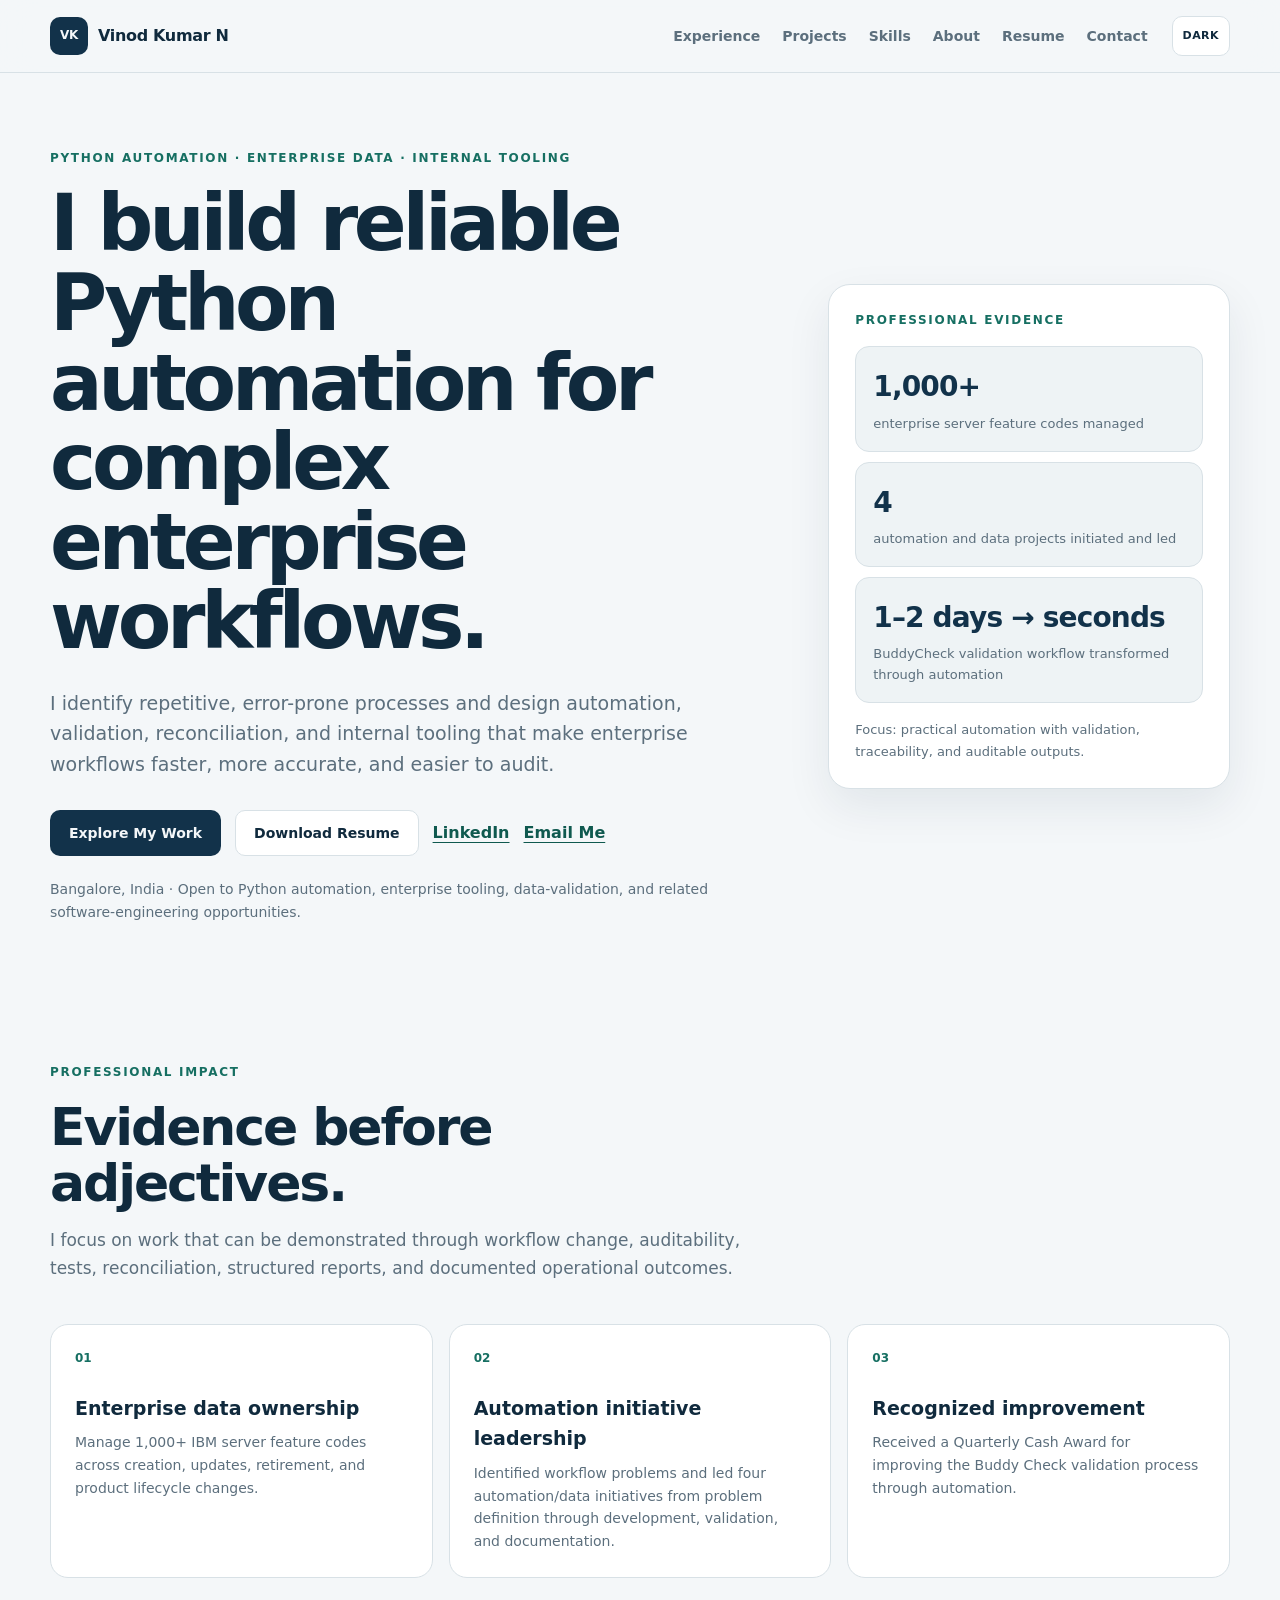
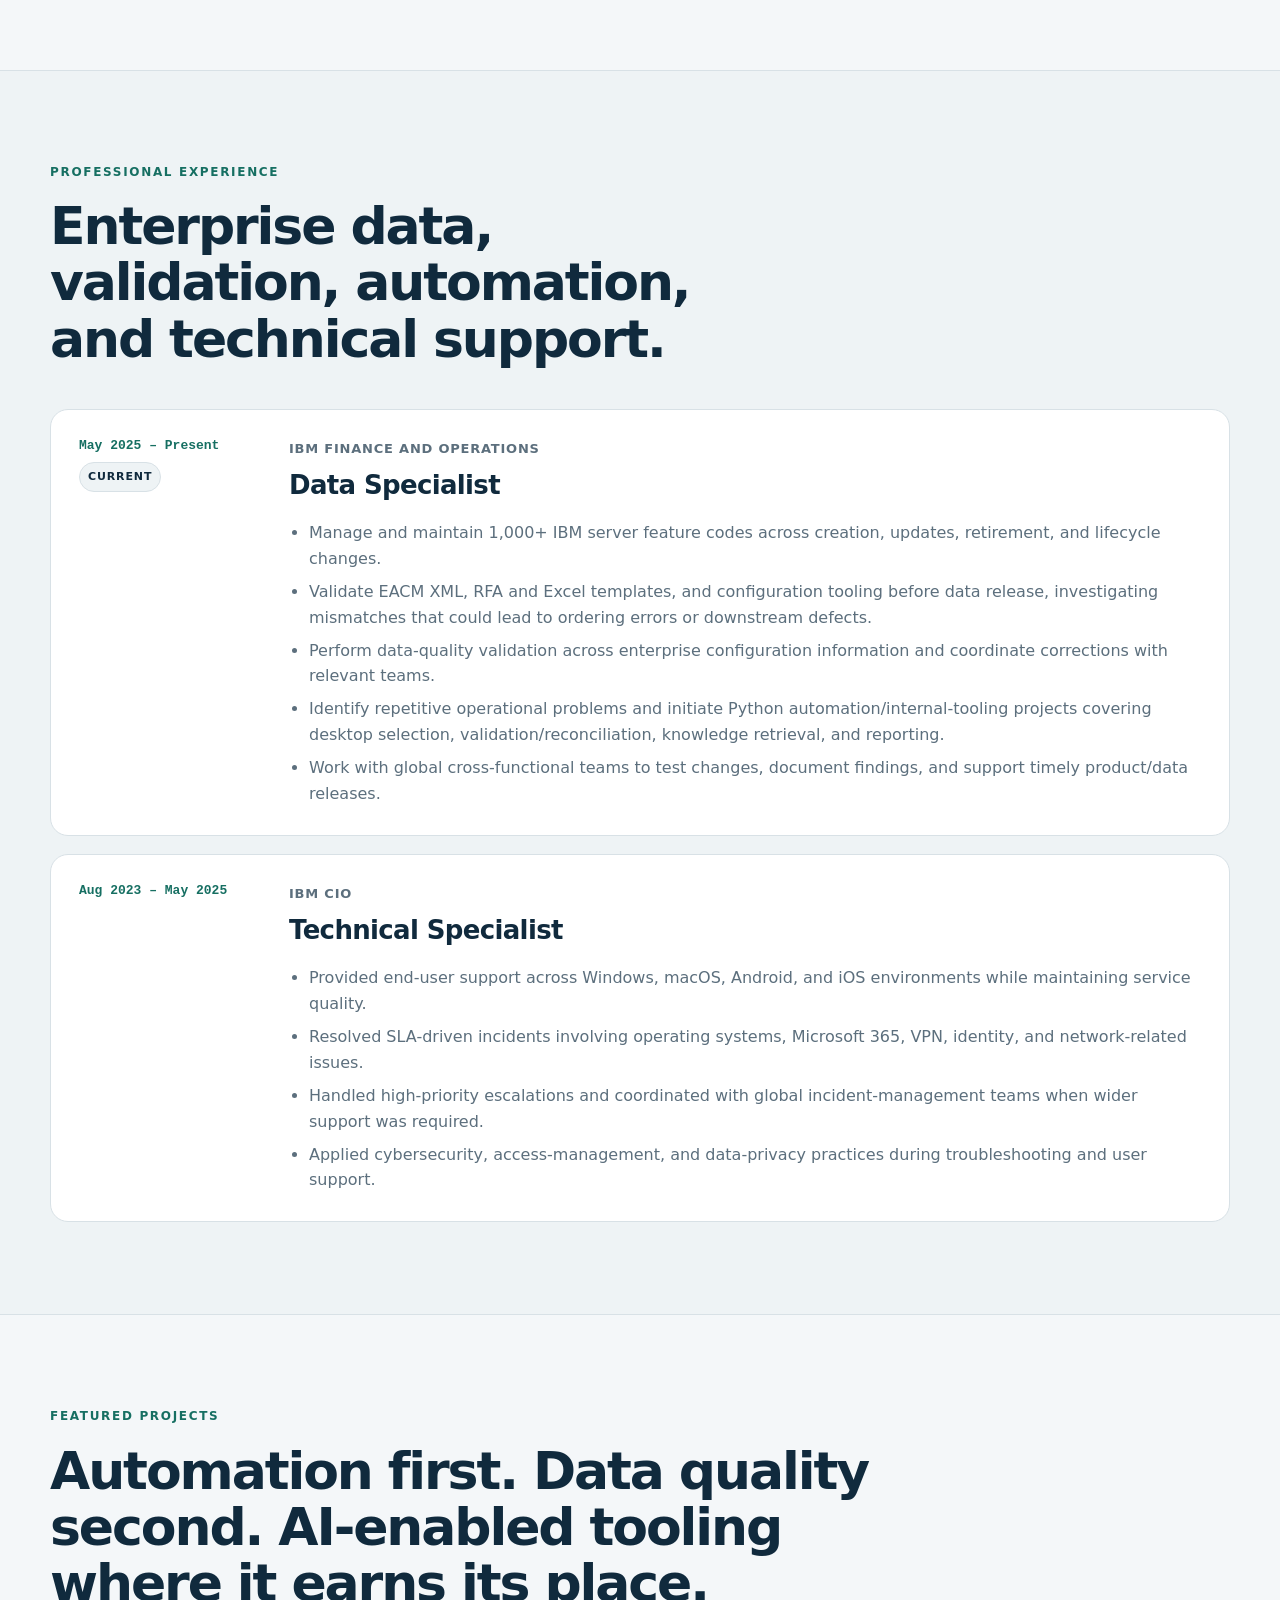
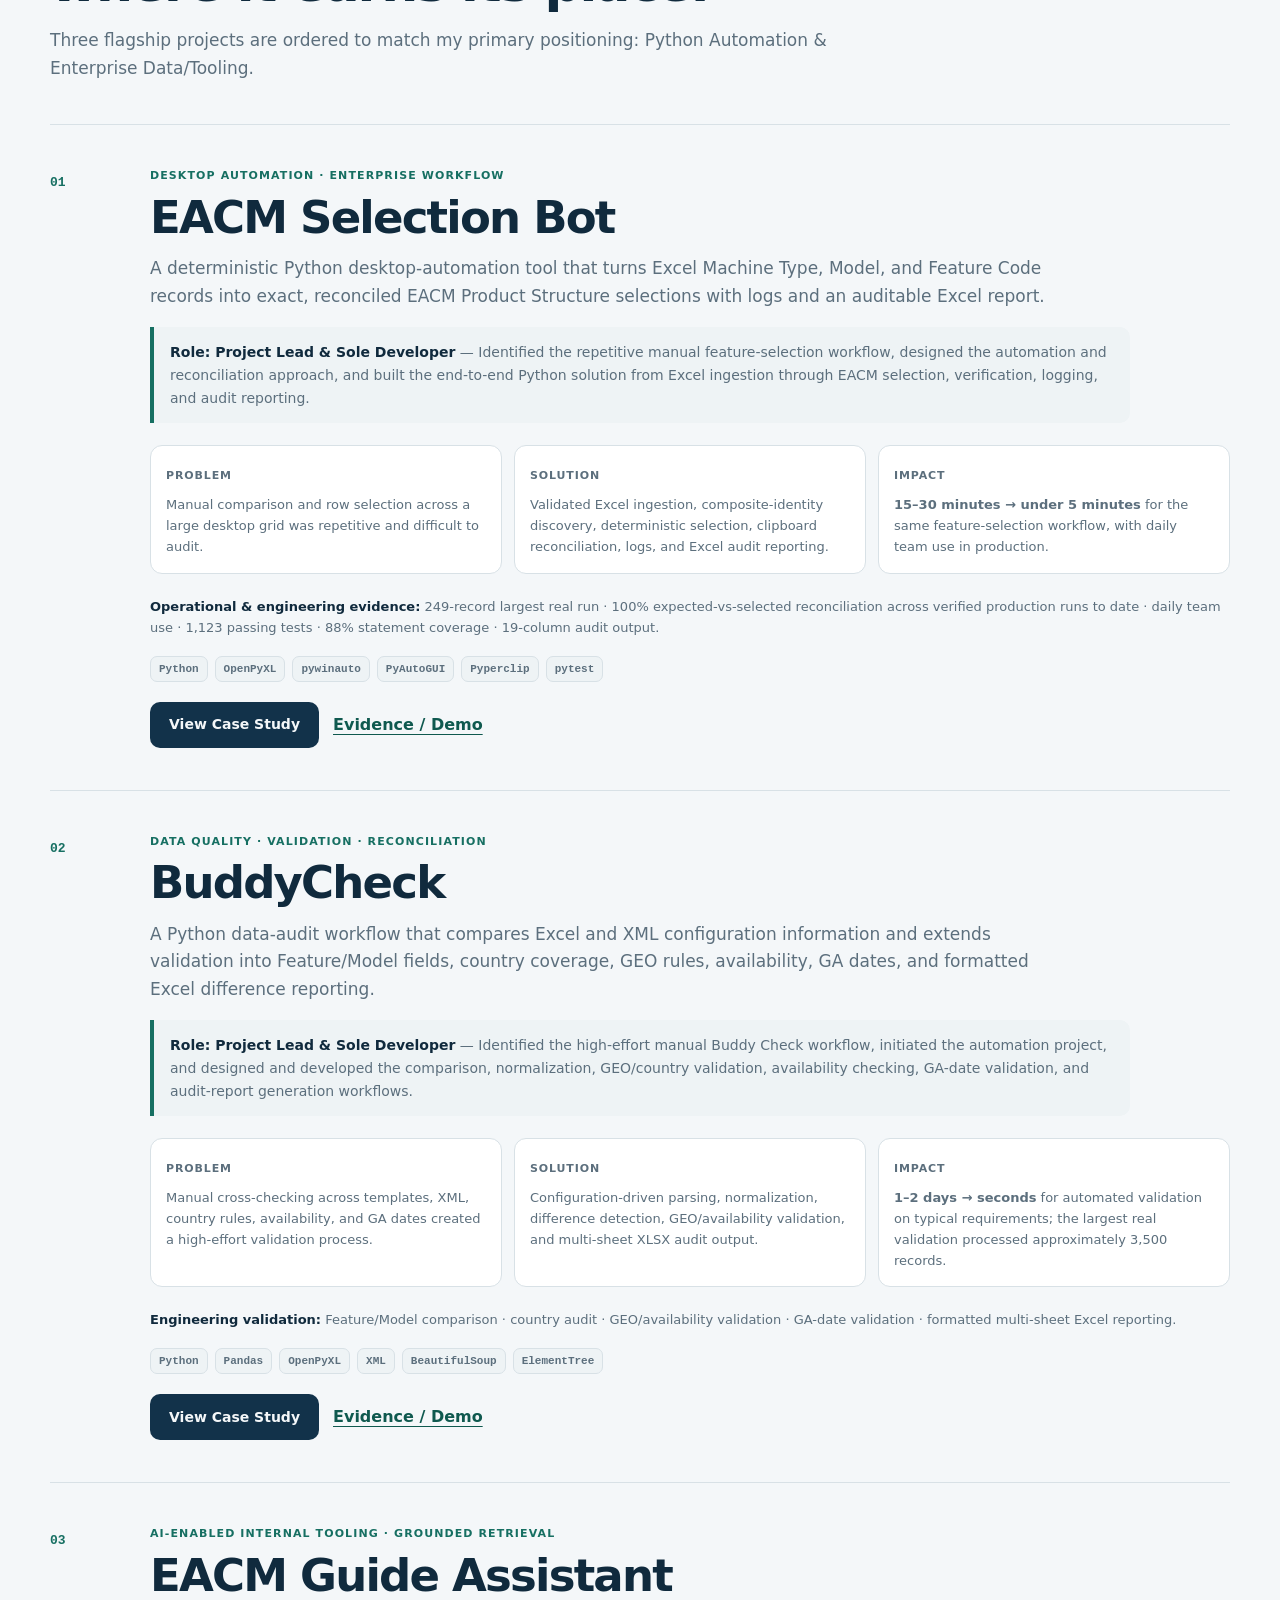
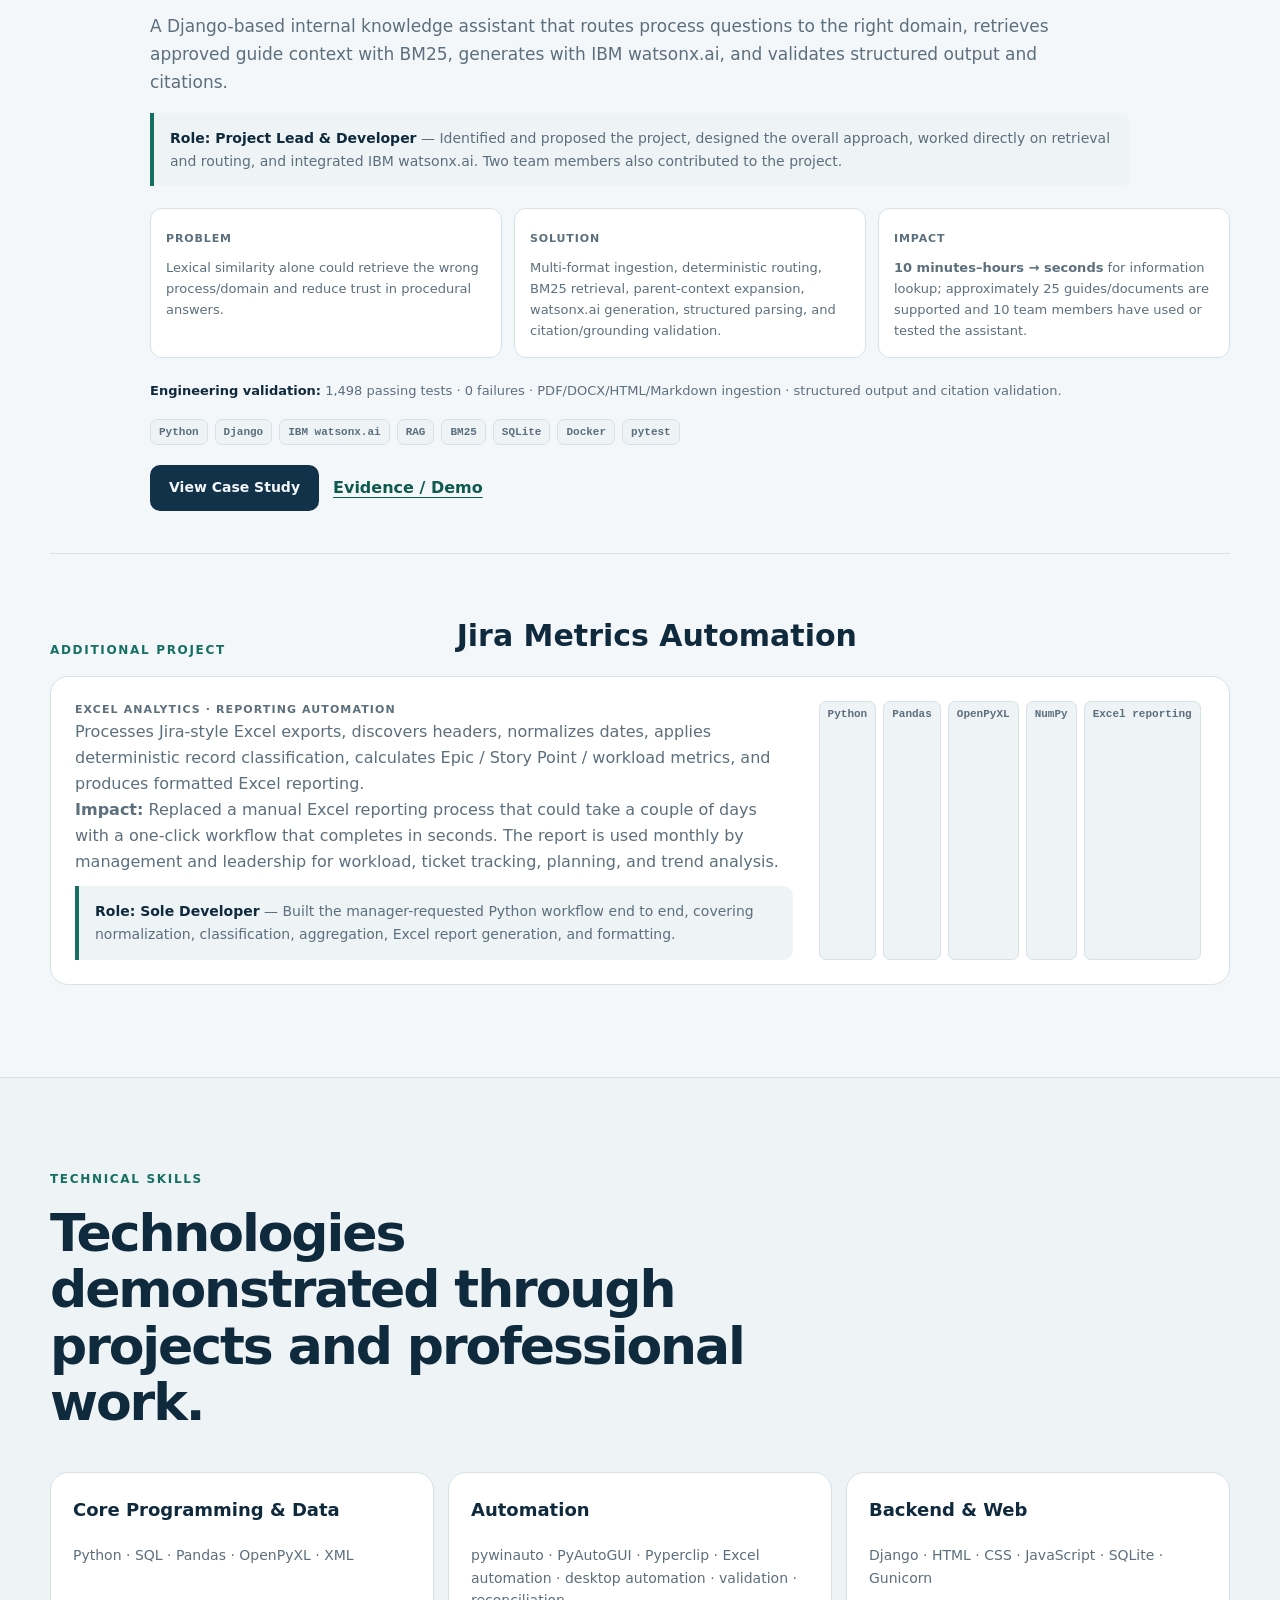
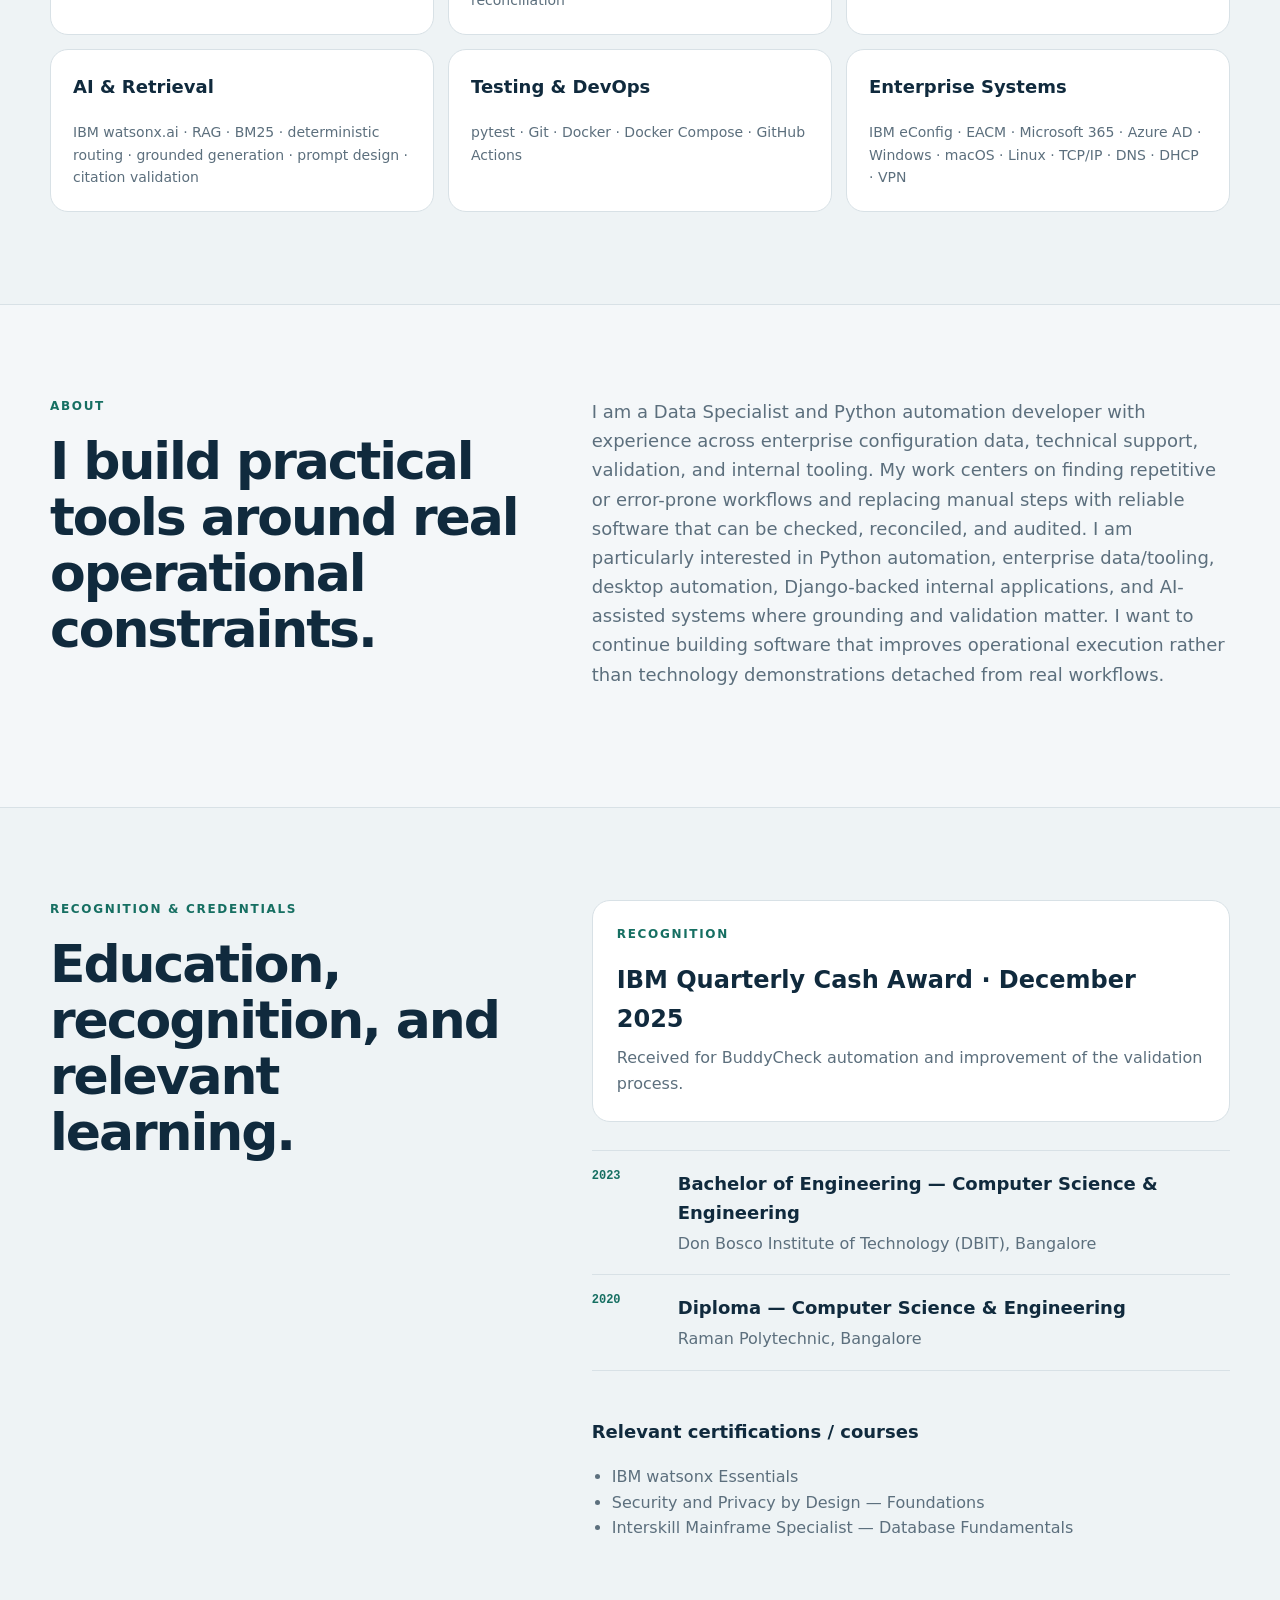
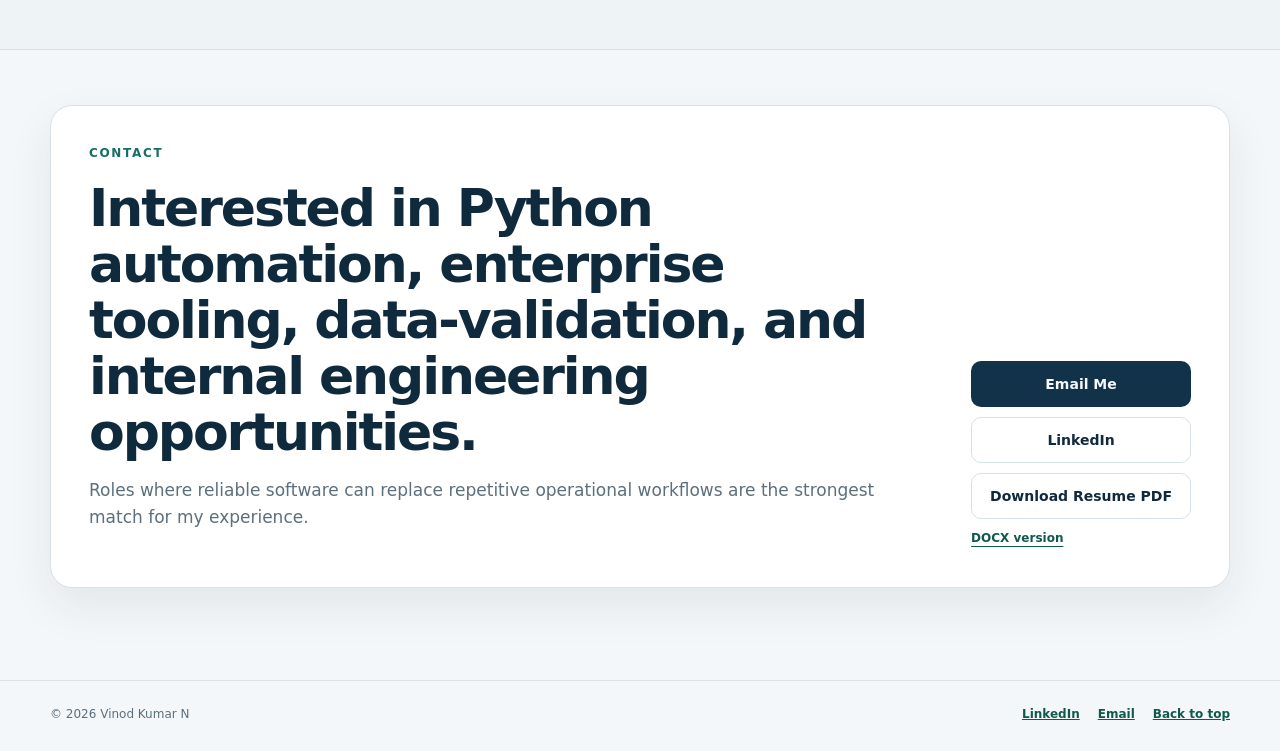
<file: index.html>
<!doctype html>
<html lang="en" data-theme="light">
<head>

  <meta charset="utf-8">
  <meta name="viewport" content="width=device-width, initial-scale=1">
  <meta name="author" content="Vinod Kumar N">
  <meta name="theme-color" content="#f4f7f9">
  <link rel="icon" href="assets/favicon.svg" type="image/svg+xml">
  <link rel="stylesheet" href="css/style.css">

<title>Vinod Kumar N | Python Automation &amp; Enterprise Data/Tooling</title>
  <meta name="description" content="Portfolio of Vinod Kumar N, focused on Python automation, enterprise data tooling, validation, reconciliation, desktop automation, Django, and grounded AI-enabled internal tools.">
  <link rel="canonical" href="https://vinod2612-lab.github.io/">
  <meta property="og:type" content="website">
  <meta property="og:title" content="Vinod Kumar N | Python Automation &amp; Enterprise Data/Tooling">
  <meta property="og:description" content="Portfolio of Vinod Kumar N, focused on Python automation, enterprise data tooling, validation, reconciliation, desktop automation, Django, and grounded AI-enabled internal tools.">
  <meta property="og:url" content="https://vinod2612-lab.github.io/">
  <meta property="og:image" content="https://vinod2612-lab.github.io/assets/og-card.png">
  <meta property="og:image:width" content="1200">
  <meta property="og:image:height" content="630">
  <meta name="twitter:card" content="summary_large_image">
  <meta name="twitter:title" content="Vinod Kumar N | Python Automation &amp; Enterprise Data/Tooling">
  <meta name="twitter:description" content="Portfolio of Vinod Kumar N, focused on Python automation, enterprise data tooling, validation, reconciliation, desktop automation, Django, and grounded AI-enabled internal tools.">
  <meta name="twitter:image" content="https://vinod2612-lab.github.io/assets/og-card.png">
  <script type="application/ld+json">{"@context": "https://schema.org", "@type": "Person", "name": "Vinod Kumar N", "url": "https://vinod2612-lab.github.io", "jobTitle": "Data Specialist", "email": "mailto:neelavinod26@gmail.com", "address": {"@type": "PostalAddress", "addressLocality": "Bangalore", "addressCountry": "IN"}, "sameAs": ["https://www.linkedin.com/in/vinod-kumar-n-34484a241"], "knowsAbout": ["Python automation", "Enterprise data tooling", "Data validation", "Excel automation", "Desktop automation", "Django", "Retrieval-augmented generation"]}</script>
</head>
<body>
<a class="skip-link" href="#main">Skip to main content</a>

<header class="site-header" id="top">
  <div class="nav-shell">
    <a class="brand" href="index.html" aria-label="Vinod Kumar N home"><span class="brand-mark">VK</span><span class="brand-name">Vinod Kumar N</span></a>
    <button class="nav-toggle" type="button" aria-label="Open navigation" aria-expanded="false" aria-controls="primary-nav"><span></span><span></span><span></span></button>
    <nav class="nav-links" id="primary-nav" aria-label="Primary navigation">
      <a href="index.html#experience">Experience</a>
      <a href="index.html#projects">Projects</a>
      <a href="index.html#skills">Skills</a>
      <a href="index.html#about">About</a>
      <a href="assets/Vinod_Kumar_N_Resume.pdf">Resume</a>
      <a href="index.html#contact">Contact</a>
    </nav>
    <button class="theme-toggle" type="button" aria-label="Switch to dark theme" title="Toggle light/dark theme"><span class="theme-icon" aria-hidden="true">Moon</span></button>
  </div>
</header>
<main id="main">
  <section class="hero section-tight" aria-labelledby="hero-title">
    <div class="container hero-grid">
      <div class="hero-copy reveal">
        <p class="eyebrow">Python Automation · Enterprise Data · Internal Tooling</p>
        <h1 id="hero-title">I build reliable Python automation for complex enterprise workflows.</h1>
        <p class="hero-lead">I identify repetitive, error-prone processes and design automation, validation, reconciliation, and internal tooling that make enterprise workflows faster, more accurate, and easier to audit.</p>
        <div class="hero-actions" aria-label="Primary actions">
          <a class="btn btn-primary" href="#projects">Explore My Work</a>
          <a class="btn btn-secondary" href="assets/Vinod_Kumar_N_Resume.pdf" download>Download Resume</a>
          <a class="text-link" href="https://www.linkedin.com/in/vinod-kumar-n-34484a241" target="_blank" rel="noopener noreferrer">LinkedIn</a>
          <a class="text-link" href="mailto:neelavinod26@gmail.com">Email Me</a>
        </div>
        <p class="hero-location">Bangalore, India · Open to Python automation, enterprise tooling, data-validation, and related software-engineering opportunities.</p>
      </div>
      <aside class="credibility-panel reveal" aria-label="Professional credibility">
        <p class="panel-label">Professional evidence</p>
        <div class="credibility-metrics">
          <div class="metric-card"><strong>1,000+</strong><span>enterprise server feature codes managed</span></div>
          <div class="metric-card"><strong>4</strong><span>automation and data projects initiated and led</span></div>
          <div class="metric-card"><strong>1–2 days → seconds</strong><span>BuddyCheck validation workflow transformed through automation</span></div>
        </div>
        <p class="panel-note">Focus: practical automation with validation, traceability, and auditable outputs.</p>
      </aside>
    </div>
  </section>

  <section class="section evidence-strip" id="impact" aria-labelledby="impact-title">
    <div class="container">
      <div class="section-head compact reveal"><p class="eyebrow">Professional impact</p><h2 id="impact-title">Evidence before adjectives.</h2><p>I focus on work that can be demonstrated through workflow change, auditability, tests, reconciliation, structured reports, and documented operational outcomes.</p></div>
      <div class="impact-grid">
        <article class="impact-card reveal"><span>01</span><h3>Enterprise data ownership</h3><p>Manage 1,000+ IBM server feature codes across creation, updates, retirement, and product lifecycle changes.</p></article>
        <article class="impact-card reveal"><span>02</span><h3>Automation initiative leadership</h3><p>Identified workflow problems and led four automation/data initiatives from problem definition through development, validation, and documentation.</p></article>
        <article class="impact-card reveal"><span>03</span><h3>Recognized improvement</h3><p>Received a Quarterly Cash Award for improving the Buddy Check validation process through automation.</p></article>
      </div>
    </div>
  </section>

  <section class="section section-alt" id="experience" aria-labelledby="experience-title">
    <div class="container">
      <div class="section-head compact reveal"><p class="eyebrow">Professional experience</p><h2 id="experience-title">Enterprise data, validation, automation, and technical support.</h2></div>
      <div class="experience-list">
        <article class="experience-card reveal">
          <div class="experience-meta"><span class="date">May 2025 – Present</span><span class="status">Current</span></div>
          <div class="experience-main">
            <p class="employer">IBM Finance and Operations</p>
            <h3>Data Specialist</h3>
            <ul>
              <li>Manage and maintain 1,000+ IBM server feature codes across creation, updates, retirement, and lifecycle changes.</li>
              <li>Validate EACM XML, RFA and Excel templates, and configuration tooling before data release, investigating mismatches that could lead to ordering errors or downstream defects.</li>
              <li>Perform data-quality validation across enterprise configuration information and coordinate corrections with relevant teams.</li>
              <li>Identify repetitive operational problems and initiate Python automation/internal-tooling projects covering desktop selection, validation/reconciliation, knowledge retrieval, and reporting.</li>
              <li>Work with global cross-functional teams to test changes, document findings, and support timely product/data releases.</li>
            </ul>
          </div>
        </article>
        <article class="experience-card reveal">
          <div class="experience-meta"><span class="date">Aug 2023 – May 2025</span></div>
          <div class="experience-main">
            <p class="employer">IBM CIO</p>
            <h3>Technical Specialist</h3>
            <ul>
              <li>Provided end-user support across Windows, macOS, Android, and iOS environments while maintaining service quality.</li>
              <li>Resolved SLA-driven incidents involving operating systems, Microsoft 365, VPN, identity, and network-related issues.</li>
              <li>Handled high-priority escalations and coordinated with global incident-management teams when wider support was required.</li>
              <li>Applied cybersecurity, access-management, and data-privacy practices during troubleshooting and user support.</li>
            </ul>
          </div>
        </article>
      </div>
    </div>
  </section>

  <section class="section" id="projects" aria-labelledby="projects-title">
    <div class="container">
      <div class="section-head reveal"><p class="eyebrow">Featured projects</p><h2 id="projects-title">Automation first. Data quality second. AI-enabled tooling where it earns its place.</h2><p>Three flagship projects are ordered to match my primary positioning: Python Automation & Enterprise Data/Tooling.</p></div>

      <article class="project-card flagship reveal">
        <div class="project-index">01</div>
        <div class="project-summary-block">
          <p class="project-category">Desktop Automation · Enterprise Workflow</p>
          <h3>EACM Selection Bot</h3>
          <p class="project-one-liner">A deterministic Python desktop-automation tool that turns Excel Machine Type, Model, and Feature Code records into exact, reconciled EACM Product Structure selections with logs and an auditable Excel report.</p>
          <p class="role-line"><strong>Role: Project Lead & Sole Developer</strong> — Identified the repetitive manual feature-selection workflow, designed the automation and reconciliation approach, and built the end-to-end Python solution from Excel ingestion through EACM selection, verification, logging, and audit reporting.</p>
          <div class="project-essentials">
            <div><span>Problem</span><p>Manual comparison and row selection across a large desktop grid was repetitive and difficult to audit.</p></div>
            <div><span>Solution</span><p>Validated Excel ingestion, composite-identity discovery, deterministic selection, clipboard reconciliation, logs, and Excel audit reporting.</p></div>
            <div><span>Impact</span><p><strong>15–30 minutes → under 5 minutes</strong> for the same feature-selection workflow, with daily team use in production.</p></div>
          </div>
          <div class="validation-line"><strong>Operational & engineering evidence:</strong> 249-record largest real run · 100% expected-vs-selected reconciliation across verified production runs to date · daily team use · 1,123 passing tests · 88% statement coverage · 19-column audit output.</div>
          <div class="tags"><span>Python</span><span>OpenPyXL</span><span>pywinauto</span><span>PyAutoGUI</span><span>Pyperclip</span><span>pytest</span></div>
          <div class="project-actions"><a class="btn btn-primary" href="projects/eacm-selection-bot.html">View Case Study</a><a class="text-link" href="projects/eacm-selection-bot.html#evidence">Evidence / Demo</a></div>
        </div>
      </article>

      <article class="project-card flagship reveal">
        <div class="project-index">02</div>
        <div class="project-summary-block">
          <p class="project-category">Data Quality · Validation · Reconciliation</p>
          <h3>BuddyCheck</h3>
          <p class="project-one-liner">A Python data-audit workflow that compares Excel and XML configuration information and extends validation into Feature/Model fields, country coverage, GEO rules, availability, GA dates, and formatted Excel difference reporting.</p>
          <p class="role-line"><strong>Role: Project Lead & Sole Developer</strong> — Identified the high-effort manual Buddy Check workflow, initiated the automation project, and designed and developed the comparison, normalization, GEO/country validation, availability checking, GA-date validation, and audit-report generation workflows.</p>
          <div class="project-essentials">
            <div><span>Problem</span><p>Manual cross-checking across templates, XML, country rules, availability, and GA dates created a high-effort validation process.</p></div>
            <div><span>Solution</span><p>Configuration-driven parsing, normalization, difference detection, GEO/availability validation, and multi-sheet XLSX audit output.</p></div>
            <div><span>Impact</span><p><strong>1–2 days → seconds</strong> for automated validation on typical requirements; the largest real validation processed approximately 3,500 records.</p></div>
          </div>
          <div class="validation-line"><strong>Engineering validation:</strong> Feature/Model comparison · country audit · GEO/availability validation · GA-date validation · formatted multi-sheet Excel reporting.</div>
          <div class="tags"><span>Python</span><span>Pandas</span><span>OpenPyXL</span><span>XML</span><span>BeautifulSoup</span><span>ElementTree</span></div>
          <div class="project-actions"><a class="btn btn-primary" href="projects/buddycheck.html">View Case Study</a><a class="text-link" href="projects/buddycheck.html#evidence">Evidence / Demo</a></div>
        </div>
      </article>

      <article class="project-card flagship reveal">
        <div class="project-index">03</div>
        <div class="project-summary-block">
          <p class="project-category">AI-enabled Internal Tooling · Grounded Retrieval</p>
          <h3>EACM Guide Assistant</h3>
          <p class="project-one-liner">A Django-based internal knowledge assistant that routes process questions to the right domain, retrieves approved guide context with BM25, generates with IBM watsonx.ai, and validates structured output and citations.</p>
          <p class="role-line"><strong>Role: Project Lead & Developer</strong> — Identified and proposed the project, designed the overall approach, worked directly on retrieval and routing, and integrated IBM watsonx.ai. Two team members also contributed to the project.</p>
          <div class="project-essentials">
            <div><span>Problem</span><p>Lexical similarity alone could retrieve the wrong process/domain and reduce trust in procedural answers.</p></div>
            <div><span>Solution</span><p>Multi-format ingestion, deterministic routing, BM25 retrieval, parent-context expansion, watsonx.ai generation, structured parsing, and citation/grounding validation.</p></div>
            <div><span>Impact</span><p><strong>10 minutes–hours → seconds</strong> for information lookup; approximately 25 guides/documents are supported and 10 team members have used or tested the assistant.</p></div>
          </div>
          <div class="validation-line"><strong>Engineering validation:</strong> 1,498 passing tests · 0 failures · PDF/DOCX/HTML/Markdown ingestion · structured output and citation validation.</div>
          <div class="tags"><span>Python</span><span>Django</span><span>IBM watsonx.ai</span><span>RAG</span><span>BM25</span><span>SQLite</span><span>Docker</span><span>pytest</span></div>
          <div class="project-actions"><a class="btn btn-primary" href="projects/eacm-guide-assistant.html">View Case Study</a><a class="text-link" href="projects/eacm-guide-assistant.html#evidence">Evidence / Demo</a></div>
        </div>
      </article>

      <div class="additional-projects reveal" aria-labelledby="additional-title">
        <div><p class="eyebrow">Additional project</p><h3 id="additional-title">Jira Metrics Automation</h3></div>
        <div class="additional-card">
          <div><p class="project-category">Excel Analytics · Reporting Automation</p><p>Processes Jira-style Excel exports, discovers headers, normalizes dates, applies deterministic record classification, calculates Epic / Story Point / workload metrics, and produces formatted Excel reporting.</p><p><strong>Impact:</strong> Replaced a manual Excel reporting process that could take a couple of days with a one-click workflow that completes in seconds. The report is used monthly by management and leadership for workload, ticket tracking, planning, and trend analysis.</p><p class="role-line compact"><strong>Role: Sole Developer</strong> — Built the manager-requested Python workflow end to end, covering normalization, classification, aggregation, Excel report generation, and formatting.</p></div>
          <div class="tags"><span>Python</span><span>Pandas</span><span>OpenPyXL</span><span>NumPy</span><span>Excel reporting</span></div>
        </div>
      </div>
    </div>
  </section>

  <section class="section section-alt" id="skills" aria-labelledby="skills-title">
    <div class="container">
      <div class="section-head compact reveal"><p class="eyebrow">Technical skills</p><h2 id="skills-title">Technologies demonstrated through projects and professional work.</h2></div>
      <div class="skills-grid">
        <article class="skill-group reveal"><h3>Core Programming & Data</h3><p>Python · SQL · Pandas · OpenPyXL · XML</p></article>
        <article class="skill-group reveal"><h3>Automation</h3><p>pywinauto · PyAutoGUI · Pyperclip · Excel automation · desktop automation · validation · reconciliation</p></article>
        <article class="skill-group reveal"><h3>Backend & Web</h3><p>Django · HTML · CSS · JavaScript · SQLite · Gunicorn</p></article>
        <article class="skill-group reveal"><h3>AI & Retrieval</h3><p>IBM watsonx.ai · RAG · BM25 · deterministic routing · grounded generation · prompt design · citation validation</p></article>
        <article class="skill-group reveal"><h3>Testing & DevOps</h3><p>pytest · Git · Docker · Docker Compose · GitHub Actions</p></article>
        <article class="skill-group reveal"><h3>Enterprise Systems</h3><p>IBM eConfig · EACM · Microsoft 365 · Azure AD · Windows · macOS · Linux · TCP/IP · DNS · DHCP · VPN</p></article>
      </div>
    </div>
  </section>

  <section class="section" id="about" aria-labelledby="about-title">
    <div class="container about-grid">
      <div class="section-head reveal"><p class="eyebrow">About</p><h2 id="about-title">I build practical tools around real operational constraints.</h2></div>
      <div class="about-text reveal"><p>I am a Data Specialist and Python automation developer with experience across enterprise configuration data, technical support, validation, and internal tooling. My work centers on finding repetitive or error-prone workflows and replacing manual steps with reliable software that can be checked, reconciled, and audited. I am particularly interested in Python automation, enterprise data/tooling, desktop automation, Django-backed internal applications, and AI-assisted systems where grounding and validation matter. I want to continue building software that improves operational execution rather than technology demonstrations detached from real workflows.</p></div>
    </div>
  </section>

  <section class="section section-alt" id="credentials" aria-labelledby="credentials-title">
    <div class="container credentials-grid">
      <div class="section-head reveal"><p class="eyebrow">Recognition & credentials</p><h2 id="credentials-title">Education, recognition, and relevant learning.</h2></div>
      <div class="credentials-content reveal">
        <div class="recognition-card"><p class="small-label">Recognition</p><h3>IBM Quarterly Cash Award · December 2025</h3><p>Received for BuddyCheck automation and improvement of the validation process.</p></div>
        <div class="credential-list">
          <div><span>2023</span><h3>Bachelor of Engineering — Computer Science & Engineering</h3><p>Don Bosco Institute of Technology (DBIT), Bangalore</p></div>
          <div><span>2020</span><h3>Diploma — Computer Science & Engineering</h3><p>Raman Polytechnic, Bangalore</p></div>
        </div>
        <div class="cert-list"><h3>Relevant certifications / courses</h3><ul><li>IBM watsonx Essentials</li><li>Security and Privacy by Design — Foundations</li><li>Interskill Mainframe Specialist — Database Fundamentals</li></ul></div>
      </div>
    </div>
  </section>

  <section class="section contact-section" id="contact" aria-labelledby="contact-title">
    <div class="container contact-card reveal">
      <div><p class="eyebrow">Contact</p><h2 id="contact-title">Interested in Python automation, enterprise tooling, data-validation, and internal engineering opportunities.</h2><p>Roles where reliable software can replace repetitive operational workflows are the strongest match for my experience.</p></div>
      <div class="contact-actions"><a class="btn btn-primary" href="mailto:neelavinod26@gmail.com">Email Me</a><a class="btn btn-secondary" href="https://www.linkedin.com/in/vinod-kumar-n-34484a241" target="_blank" rel="noopener noreferrer">LinkedIn</a><a class="btn btn-secondary" href="assets/Vinod_Kumar_N_Resume.pdf" download>Download Resume PDF</a><a class="small-link" href="assets/Vinod_Kumar_N_Resume.docx" download>DOCX version</a></div>
    </div>
  </section>
</main>

<footer class="site-footer">
  <div class="container footer-inner">
    <p>© <span id="year"></span> Vinod Kumar N</p>
    <div class="footer-links">
      <a href="https://www.linkedin.com/in/vinod-kumar-n-34484a241" target="_blank" rel="noopener noreferrer">LinkedIn</a>
      <a href="mailto:neelavinod26@gmail.com">Email</a>
      <a href="#top">Back to top</a>
    </div>
  </div>
</footer>
<script src="js/script.js"></script>
</body>
</html>
</file>
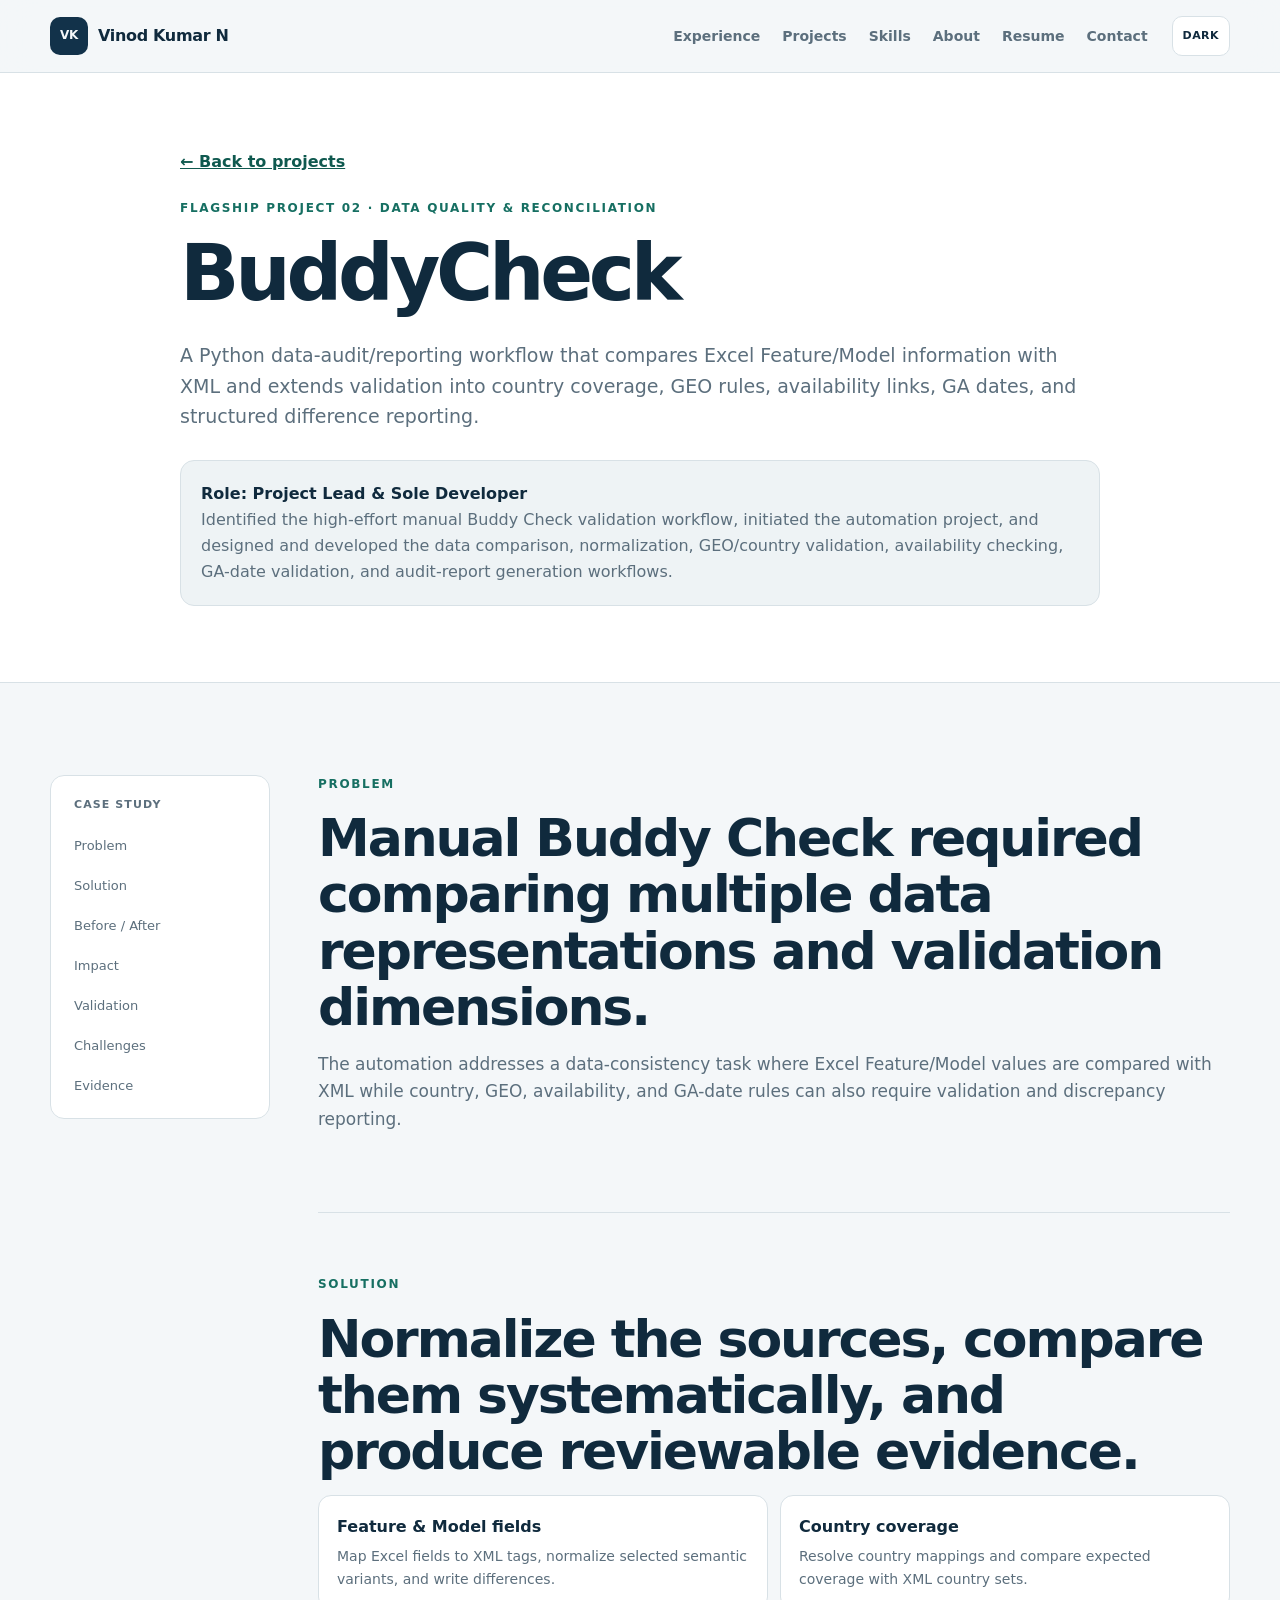
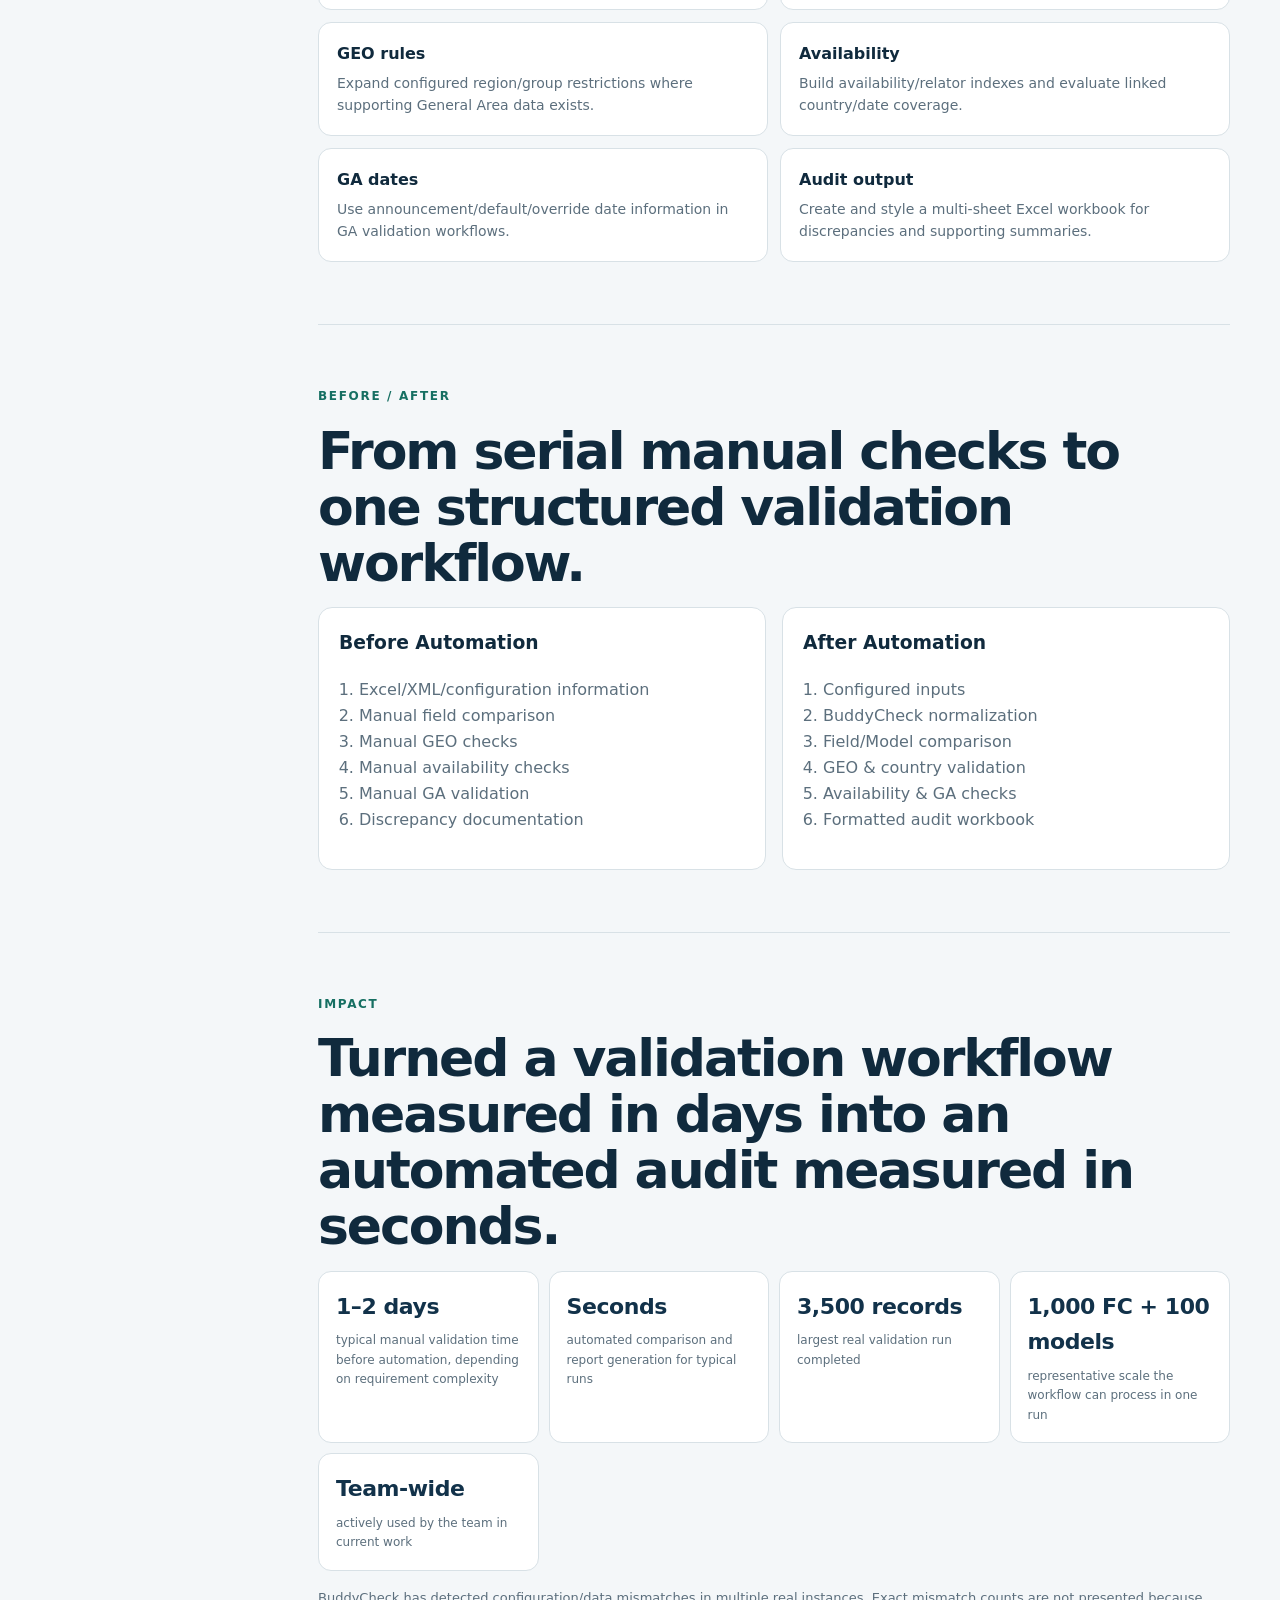
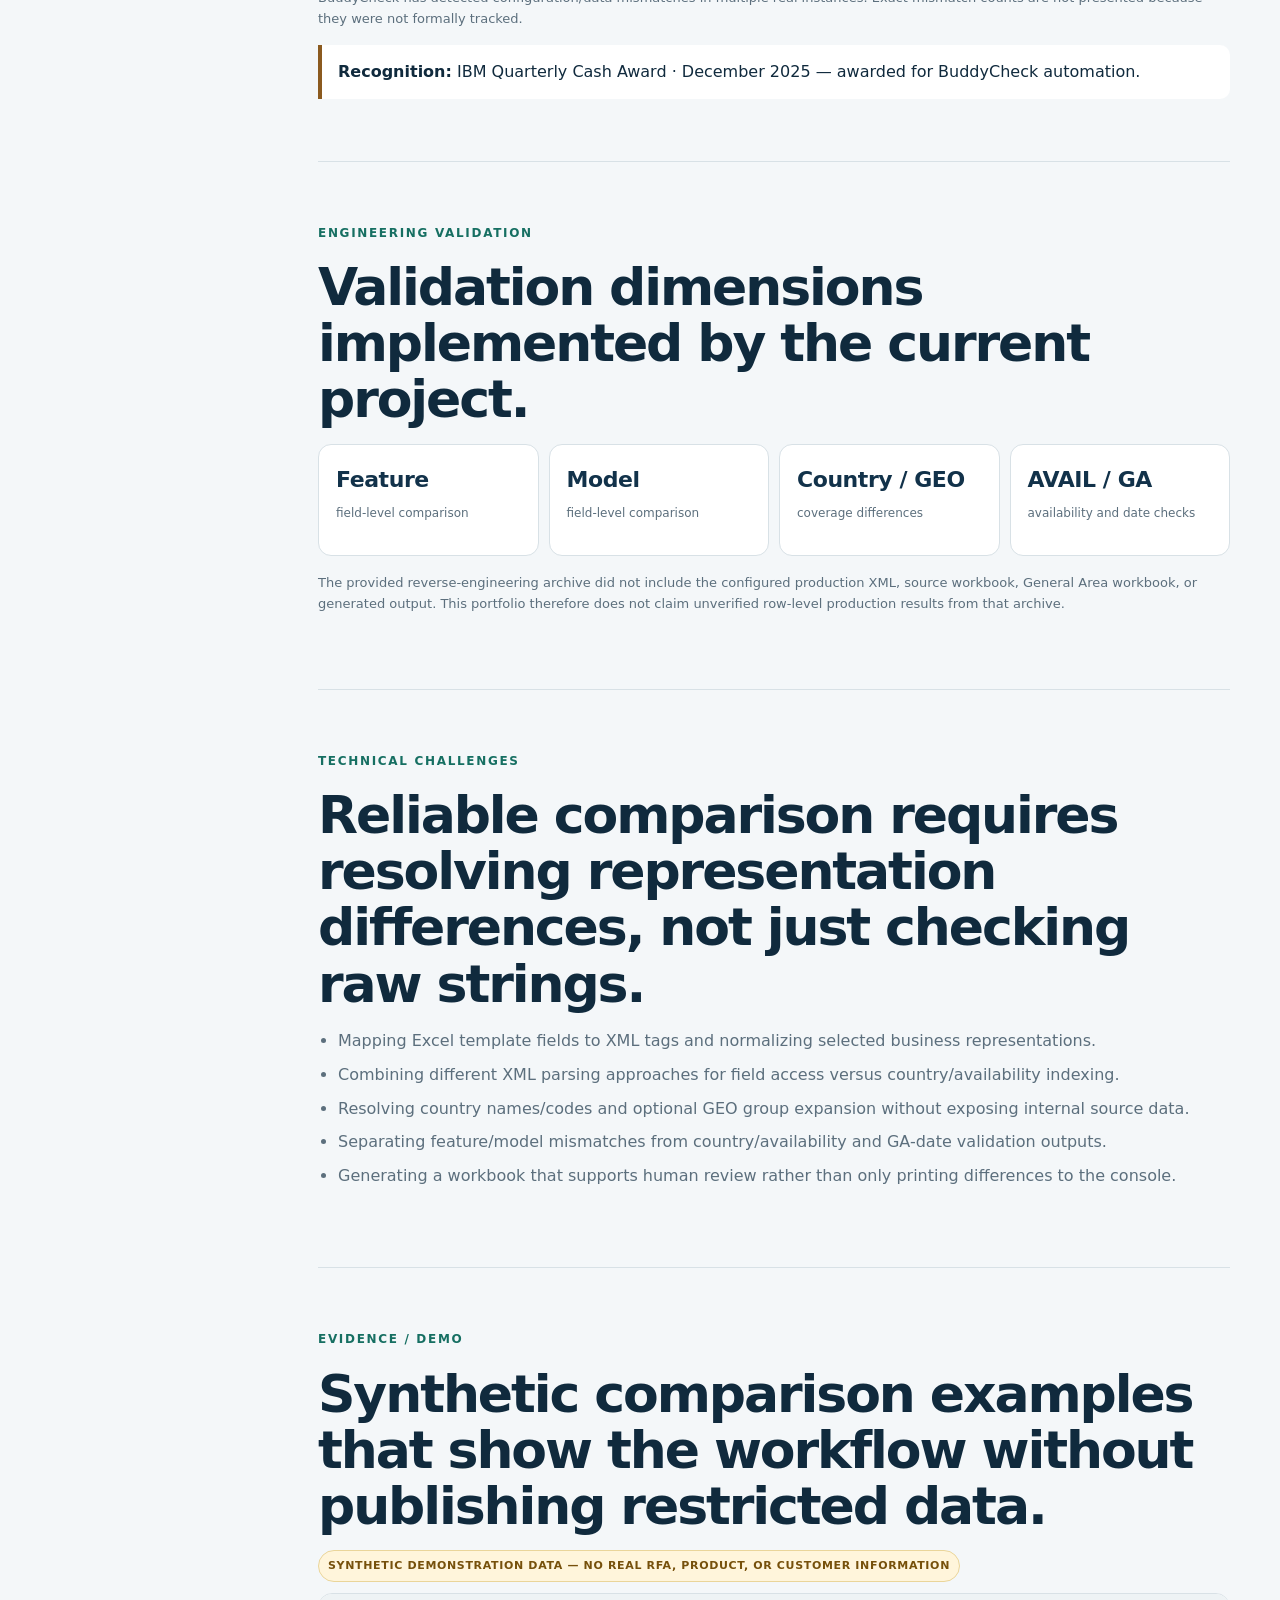
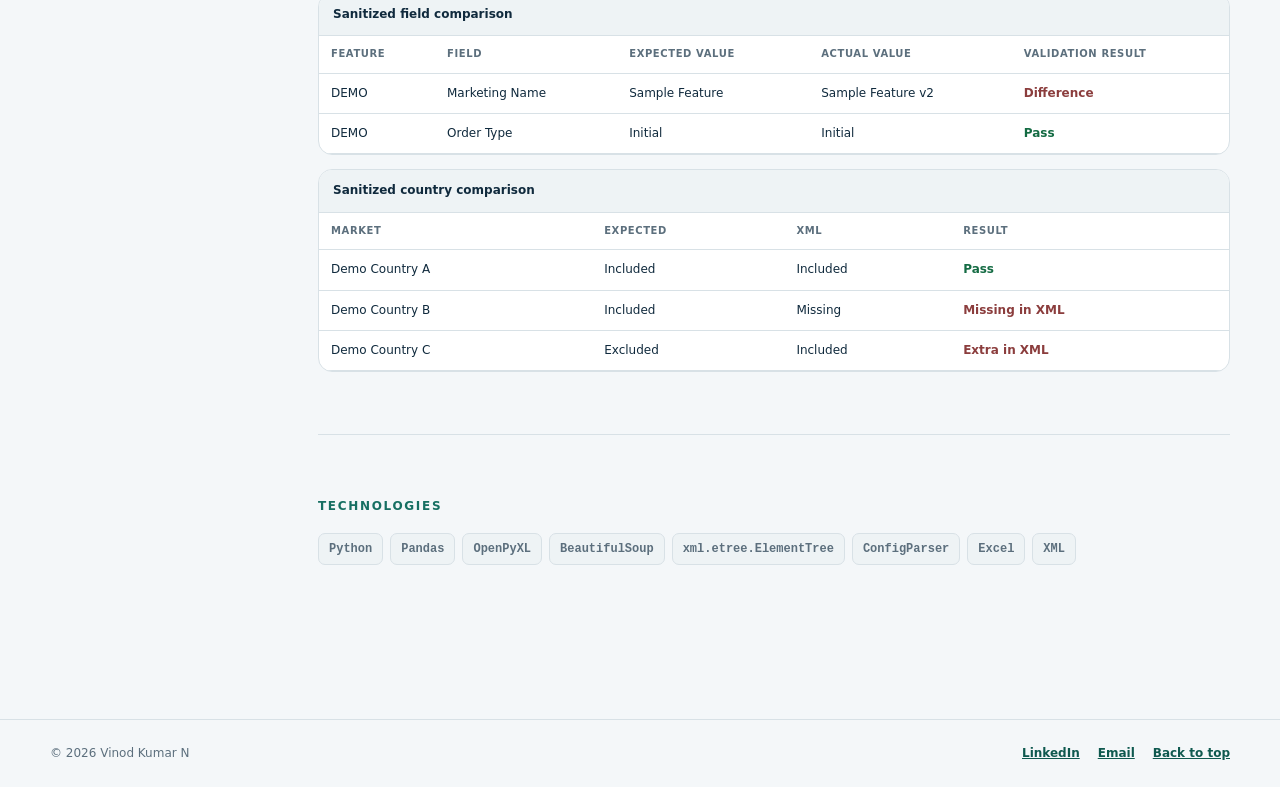
<file: projects/buddycheck.html>
<!doctype html><html lang="en" data-theme="light"><head>
  <meta charset="utf-8">
  <meta name="viewport" content="width=device-width, initial-scale=1">
  <meta name="author" content="Vinod Kumar N">
  <meta name="theme-color" content="#f4f7f9">
  <link rel="icon" href="../assets/favicon.svg" type="image/svg+xml">
  <link rel="stylesheet" href="../css/style.css">
<title>BuddyCheck | Vinod Kumar N</title>
  <meta name="description" content="Case study: Python enterprise data validation and reconciliation across Excel, XML, country/GEO availability, GA dates, and formatted audit reporting.">
  <link rel="canonical" href="https://vinod2612-lab.github.io/projects/buddycheck.html">
  <meta property="og:type" content="website">
  <meta property="og:title" content="BuddyCheck | Vinod Kumar N">
  <meta property="og:description" content="Case study: Python enterprise data validation and reconciliation across Excel, XML, country/GEO availability, GA dates, and formatted audit reporting.">
  <meta property="og:url" content="https://vinod2612-lab.github.io/projects/buddycheck.html">
  <meta property="og:image" content="https://vinod2612-lab.github.io/assets/og-card.png">
  <meta property="og:image:width" content="1200">
  <meta property="og:image:height" content="630">
  <meta name="twitter:card" content="summary_large_image">
  <meta name="twitter:title" content="BuddyCheck | Vinod Kumar N">
  <meta name="twitter:description" content="Case study: Python enterprise data validation and reconciliation across Excel, XML, country/GEO availability, GA dates, and formatted audit reporting.">
  <meta name="twitter:image" content="https://vinod2612-lab.github.io/assets/og-card.png">
  <script type="application/ld+json">{"@context": "https://schema.org", "@type": "Person", "name": "Vinod Kumar N", "url": "https://vinod2612-lab.github.io", "jobTitle": "Data Specialist", "email": "mailto:neelavinod26@gmail.com", "address": {"@type": "PostalAddress", "addressLocality": "Bangalore", "addressCountry": "IN"}, "sameAs": ["https://www.linkedin.com/in/vinod-kumar-n-34484a241"], "knowsAbout": ["Python automation", "Enterprise data tooling", "Data validation", "Excel automation", "Desktop automation", "Django", "Retrieval-augmented generation"]}</script></head><body><a class="skip-link" href="#main">Skip to main content</a>
<header class="site-header" id="top">
  <div class="nav-shell">
    <a class="brand" href="../index.html" aria-label="Vinod Kumar N home"><span class="brand-mark">VK</span><span class="brand-name">Vinod Kumar N</span></a>
    <button class="nav-toggle" type="button" aria-label="Open navigation" aria-expanded="false" aria-controls="primary-nav"><span></span><span></span><span></span></button>
    <nav class="nav-links" id="primary-nav" aria-label="Primary navigation">
      <a href="../index.html#experience">Experience</a>
      <a href="../index.html#projects">Projects</a>
      <a href="../index.html#skills">Skills</a>
      <a href="../index.html#about">About</a>
      <a href="../assets/Vinod_Kumar_N_Resume.pdf">Resume</a>
      <a href="../index.html#contact">Contact</a>
    </nav>
    <button class="theme-toggle" type="button" aria-label="Switch to dark theme" title="Toggle light/dark theme"><span class="theme-icon" aria-hidden="true">Moon</span></button>
  </div>
</header><main id="main">
<section class="project-hero section-tight"><div class="container narrow reveal"><a class="back-link" href="../index.html#projects">← Back to projects</a><p class="eyebrow">Flagship Project 02 · Data Quality & Reconciliation</p><h1>BuddyCheck</h1><p class="project-lead">A Python data-audit/reporting workflow that compares Excel Feature/Model information with XML and extends validation into country coverage, GEO rules, availability links, GA dates, and structured difference reporting.</p><p class="role-callout"><strong>Role: Project Lead & Sole Developer</strong><br>Identified the high-effort manual Buddy Check validation workflow, initiated the automation project, and designed and developed the data comparison, normalization, GEO/country validation, availability checking, GA-date validation, and audit-report generation workflows.</p></div></section>
<section class="section"><div class="container detail-grid"><aside class="detail-nav"><strong>Case study</strong><a href="#problem">Problem</a><a href="#solution">Solution</a><a href="#before-after">Before / After</a><a href="#impact">Impact</a><a href="#validation">Validation</a><a href="#challenges">Challenges</a><a href="#evidence">Evidence</a></aside><div class="detail-content">
<section id="problem" class="detail-section reveal"><p class="eyebrow">Problem</p><h2>Manual Buddy Check required comparing multiple data representations and validation dimensions.</h2><p>The automation addresses a data-consistency task where Excel Feature/Model values are compared with XML while country, GEO, availability, and GA-date rules can also require validation and discrepancy reporting.</p></section>
<section id="solution" class="detail-section reveal"><p class="eyebrow">Solution</p><h2>Normalize the sources, compare them systematically, and produce reviewable evidence.</h2><div class="feature-list"><div><strong>Feature & Model fields</strong><p>Map Excel fields to XML tags, normalize selected semantic variants, and write differences.</p></div><div><strong>Country coverage</strong><p>Resolve country mappings and compare expected coverage with XML country sets.</p></div><div><strong>GEO rules</strong><p>Expand configured region/group restrictions where supporting General Area data exists.</p></div><div><strong>Availability</strong><p>Build availability/relator indexes and evaluate linked country/date coverage.</p></div><div><strong>GA dates</strong><p>Use announcement/default/override date information in GA validation workflows.</p></div><div><strong>Audit output</strong><p>Create and style a multi-sheet Excel workbook for discrepancies and supporting summaries.</p></div></div></section>
<section id="before-after" class="detail-section reveal"><p class="eyebrow">Before / After</p><h2>From serial manual checks to one structured validation workflow.</h2><div class="before-after"><div><h3>Before Automation</h3><ol><li>Excel/XML/configuration information</li><li>Manual field comparison</li><li>Manual GEO checks</li><li>Manual availability checks</li><li>Manual GA validation</li><li>Discrepancy documentation</li></ol></div><div><h3>After Automation</h3><ol><li>Configured inputs</li><li>BuddyCheck normalization</li><li>Field/Model comparison</li><li>GEO & country validation</li><li>Availability & GA checks</li><li>Formatted audit workbook</li></ol></div></div></section>
<section id="impact" class="detail-section reveal"><p class="eyebrow">Impact</p><h2>Turned a validation workflow measured in days into an automated audit measured in seconds.</h2><div class="impact-metric-grid"><div><strong>1–2 days</strong><span>typical manual validation time before automation, depending on requirement complexity</span></div><div><strong>Seconds</strong><span>automated comparison and report generation for typical runs</span></div><div><strong>3,500 records</strong><span>largest real validation run completed</span></div><div><strong>1,000 FC + 100 models</strong><span>representative scale the workflow can process in one run</span></div><div><strong>Team-wide</strong><span>actively used by the team in current work</span></div></div><p class="evidence-note">BuddyCheck has detected configuration/data mismatches in multiple real instances. Exact mismatch counts are not presented because they were not formally tracked.</p><div class="recognition-inline"><strong>Recognition:</strong> IBM Quarterly Cash Award · December 2025 — awarded for BuddyCheck automation.</div></section>
<section id="validation" class="detail-section reveal"><p class="eyebrow">Engineering Validation</p><h2>Validation dimensions implemented by the current project.</h2><div class="validation-grid"><div><strong>Feature</strong><span>field-level comparison</span></div><div><strong>Model</strong><span>field-level comparison</span></div><div><strong>Country / GEO</strong><span>coverage differences</span></div><div><strong>AVAIL / GA</strong><span>availability and date checks</span></div></div><p class="evidence-note">The provided reverse-engineering archive did not include the configured production XML, source workbook, General Area workbook, or generated output. This portfolio therefore does not claim unverified row-level production results from that archive.</p></section>
<section id="challenges" class="detail-section reveal"><p class="eyebrow">Technical Challenges</p><h2>Reliable comparison requires resolving representation differences, not just checking raw strings.</h2><ul class="detail-list"><li>Mapping Excel template fields to XML tags and normalizing selected business representations.</li><li>Combining different XML parsing approaches for field access versus country/availability indexing.</li><li>Resolving country names/codes and optional GEO group expansion without exposing internal source data.</li><li>Separating feature/model mismatches from country/availability and GA-date validation outputs.</li><li>Generating a workbook that supports human review rather than only printing differences to the console.</li></ul></section>
<section id="evidence" class="detail-section reveal"><p class="eyebrow">Evidence / Demo</p><h2>Synthetic comparison examples that show the workflow without publishing restricted data.</h2><p class="demo-label">Synthetic demonstration data — no real RFA, product, or customer information</p><div class="demo-grid"><div class="demo-window wide"><div class="demo-title">Sanitized field comparison</div><div class="table-scroll"><table><thead><tr><th>Feature</th><th>Field</th><th>Expected Value</th><th>Actual Value</th><th>Validation Result</th></tr></thead><tbody><tr><td>DEMO</td><td>Marketing Name</td><td>Sample Feature</td><td>Sample Feature v2</td><td><span class="status-review">Difference</span></td></tr><tr><td>DEMO</td><td>Order Type</td><td>Initial</td><td>Initial</td><td><span class="status-pass">Pass</span></td></tr></tbody></table></div></div><div class="demo-window wide"><div class="demo-title">Sanitized country comparison</div><div class="table-scroll"><table><thead><tr><th>Market</th><th>Expected</th><th>XML</th><th>Result</th></tr></thead><tbody><tr><td>Demo Country A</td><td>Included</td><td>Included</td><td><span class="status-pass">Pass</span></td></tr><tr><td>Demo Country B</td><td>Included</td><td>Missing</td><td><span class="status-review">Missing in XML</span></td></tr><tr><td>Demo Country C</td><td>Excluded</td><td>Included</td><td><span class="status-review">Extra in XML</span></td></tr></tbody></table></div></div></div></section>
<section class="detail-section reveal"><p class="eyebrow">Technologies</p><div class="tags large"><span>Python</span><span>Pandas</span><span>OpenPyXL</span><span>BeautifulSoup</span><span>xml.etree.ElementTree</span><span>ConfigParser</span><span>Excel</span><span>XML</span></div></section>
</div></div></section></main>
<footer class="site-footer">
  <div class="container footer-inner">
    <p>© <span id="year"></span> Vinod Kumar N</p>
    <div class="footer-links">
      <a href="https://www.linkedin.com/in/vinod-kumar-n-34484a241" target="_blank" rel="noopener noreferrer">LinkedIn</a>
      <a href="mailto:neelavinod26@gmail.com">Email</a>
      <a href="#top">Back to top</a>
    </div>
  </div>
</footer><script src="../js/script.js"></script></body></html>
</file>
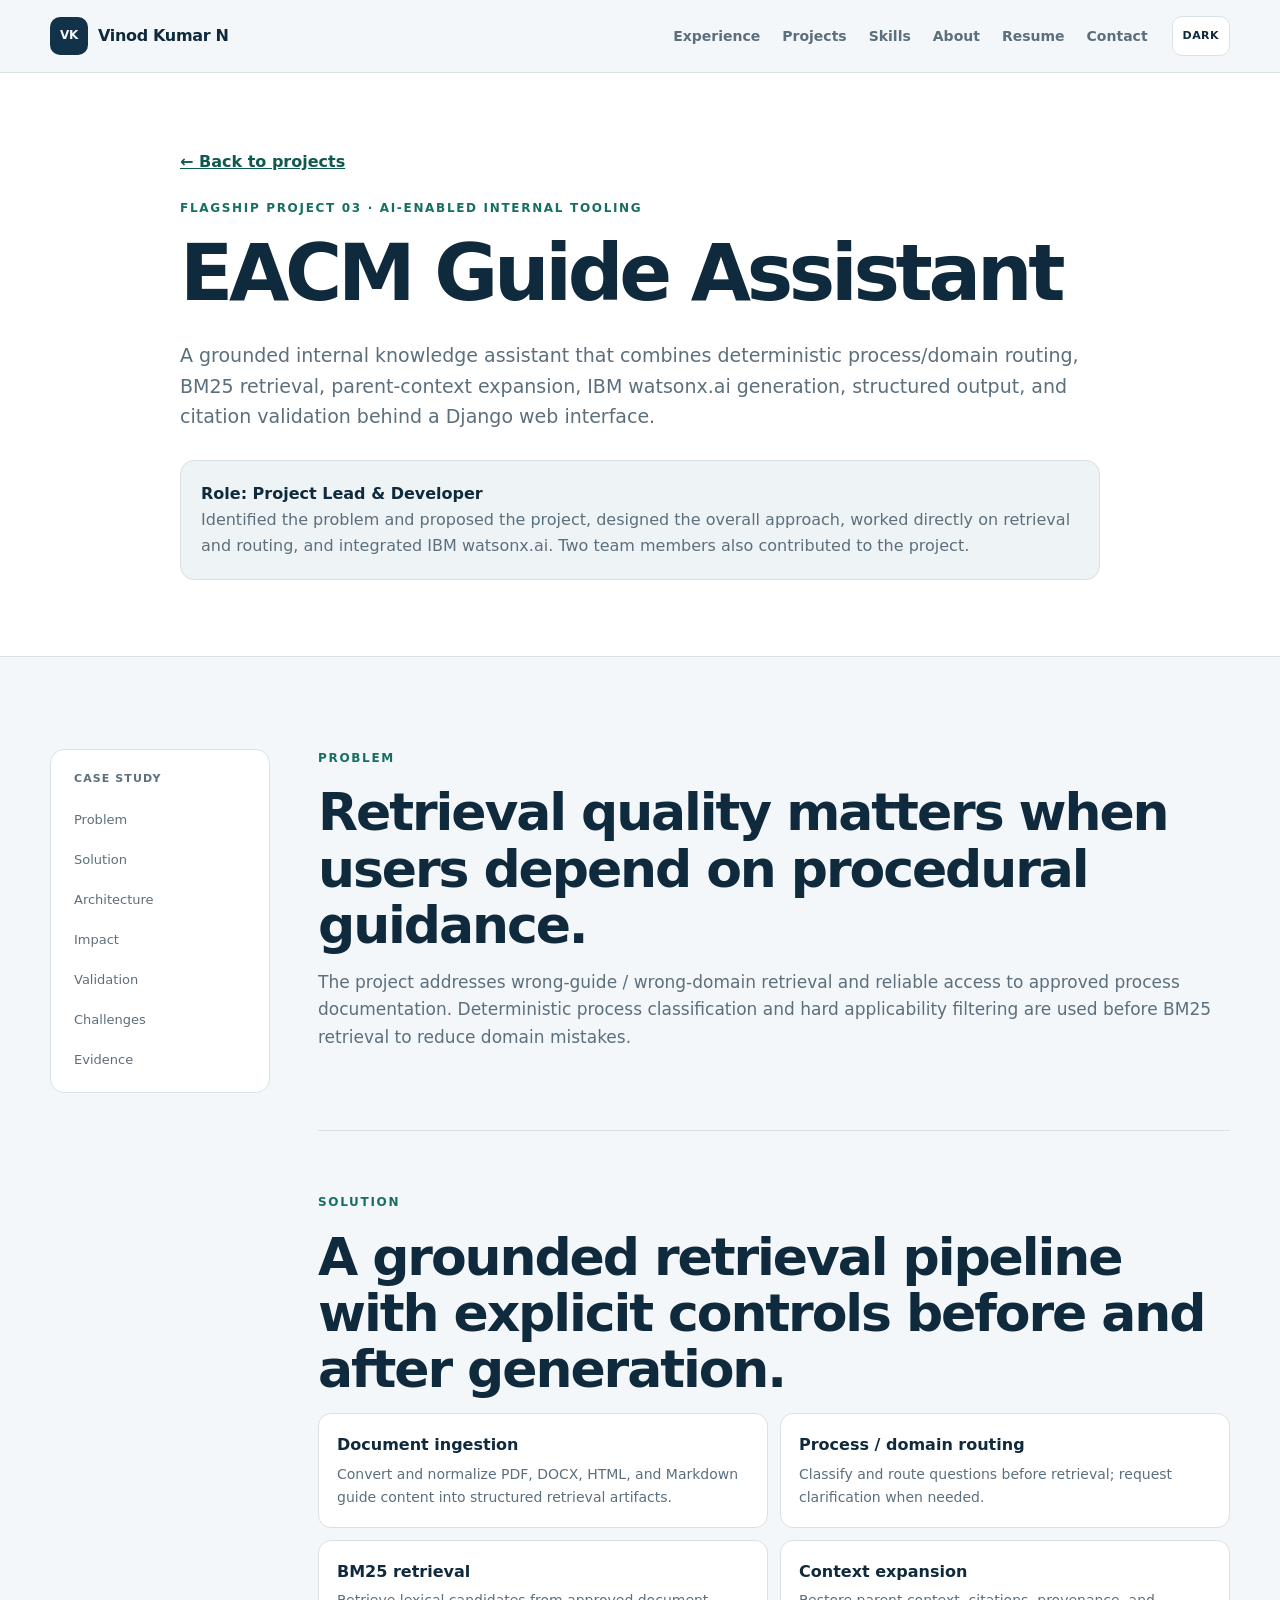
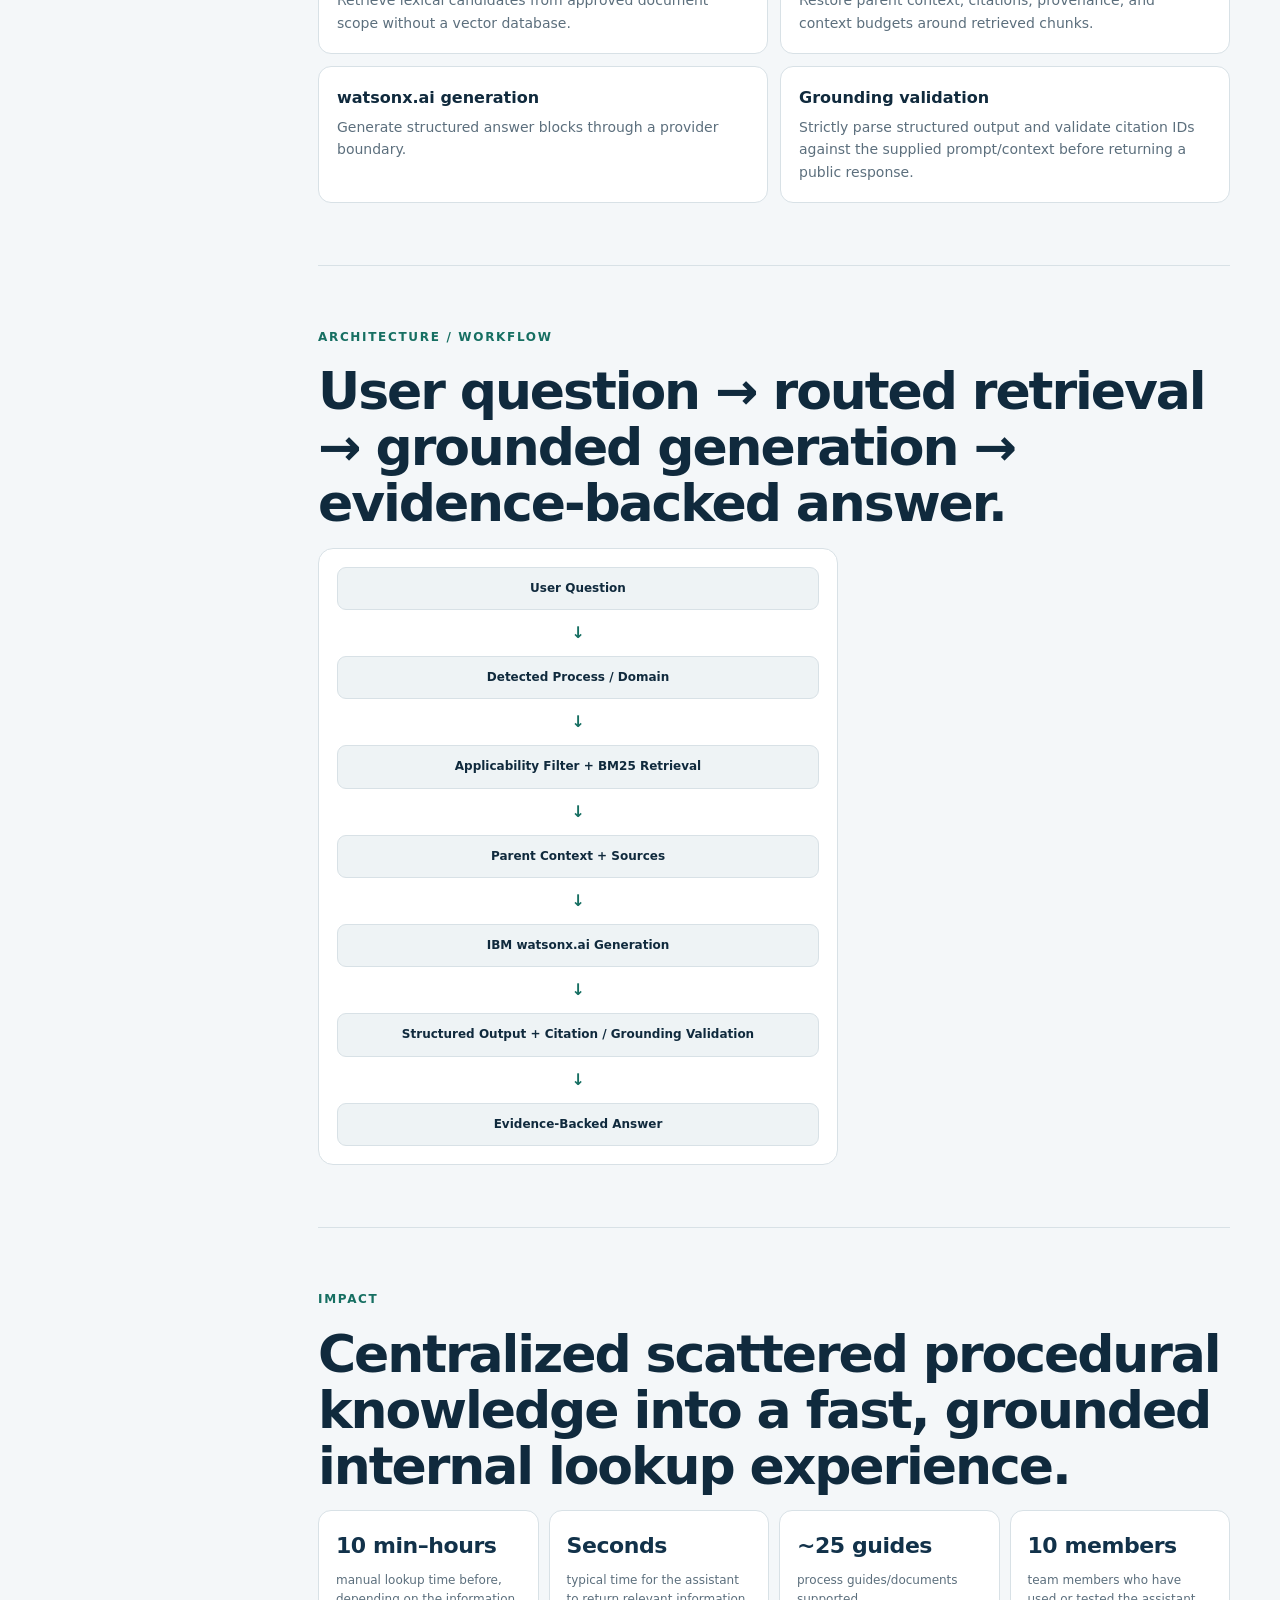
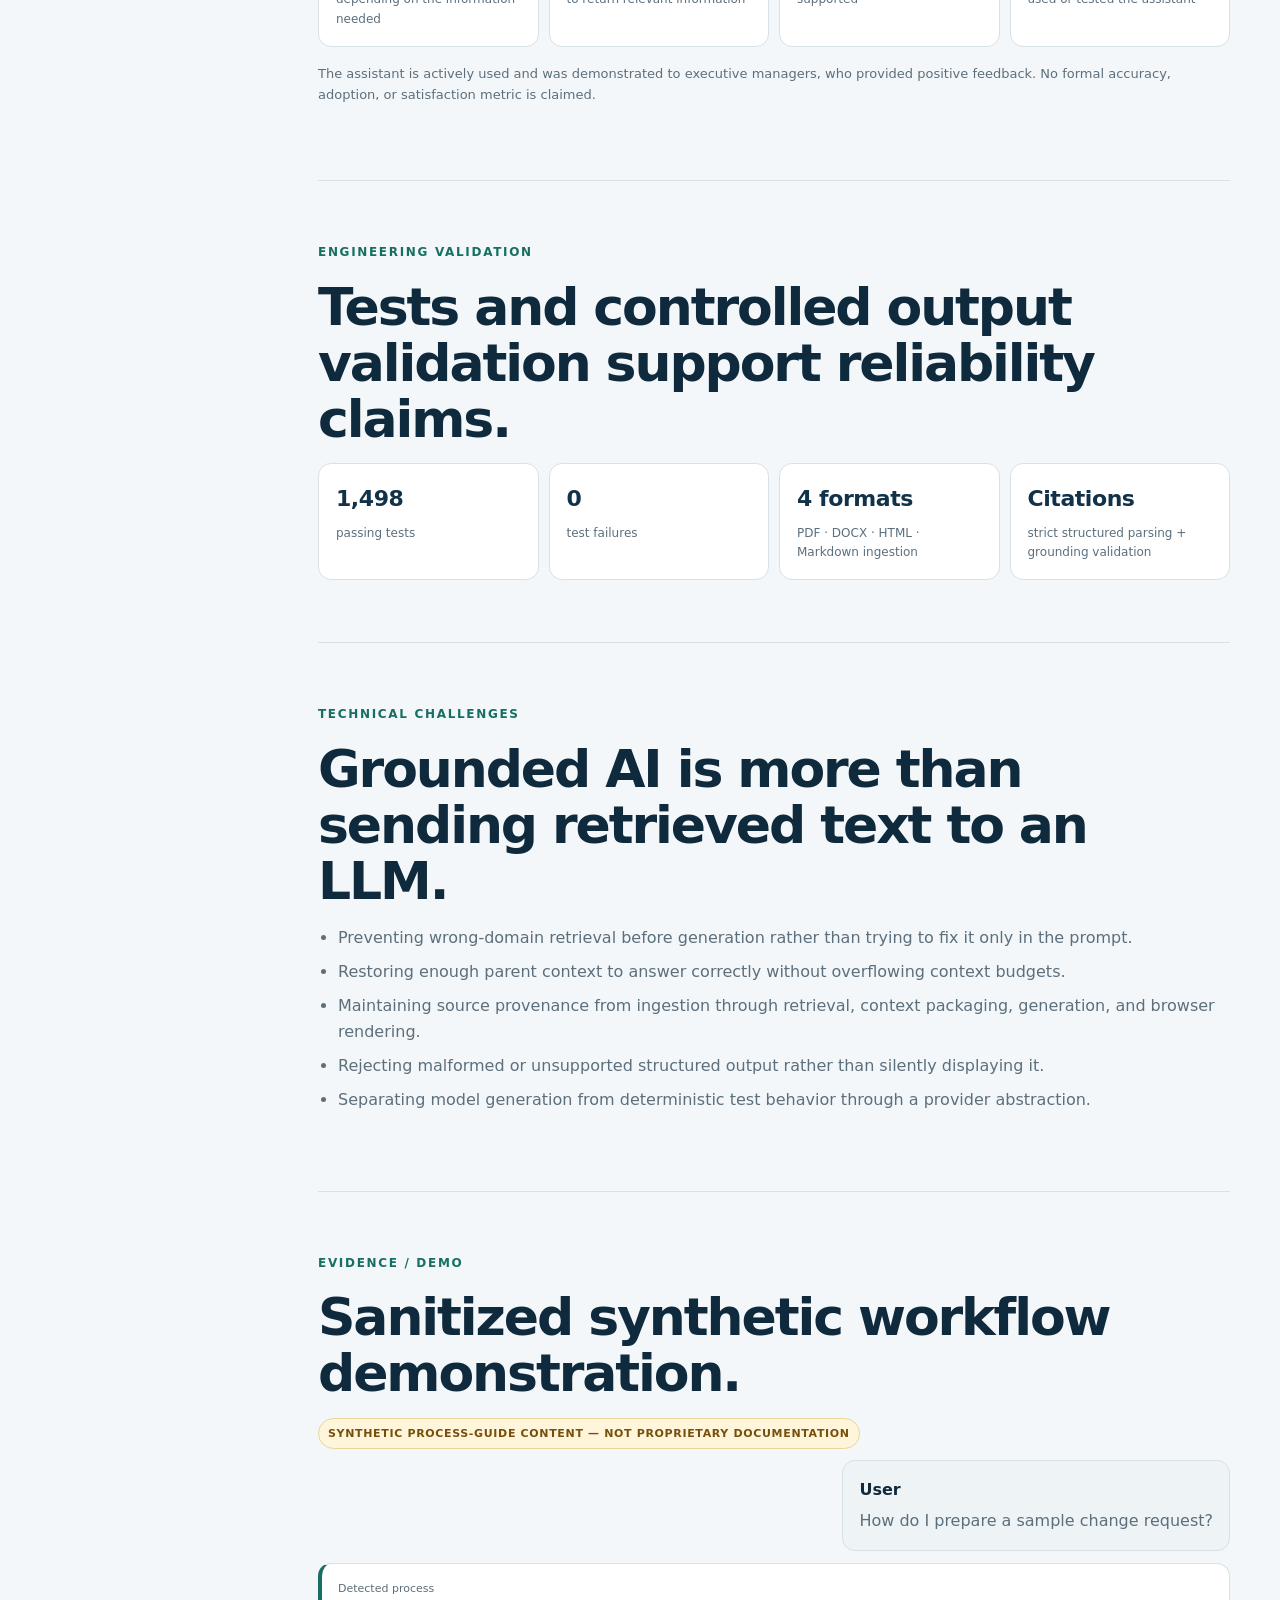
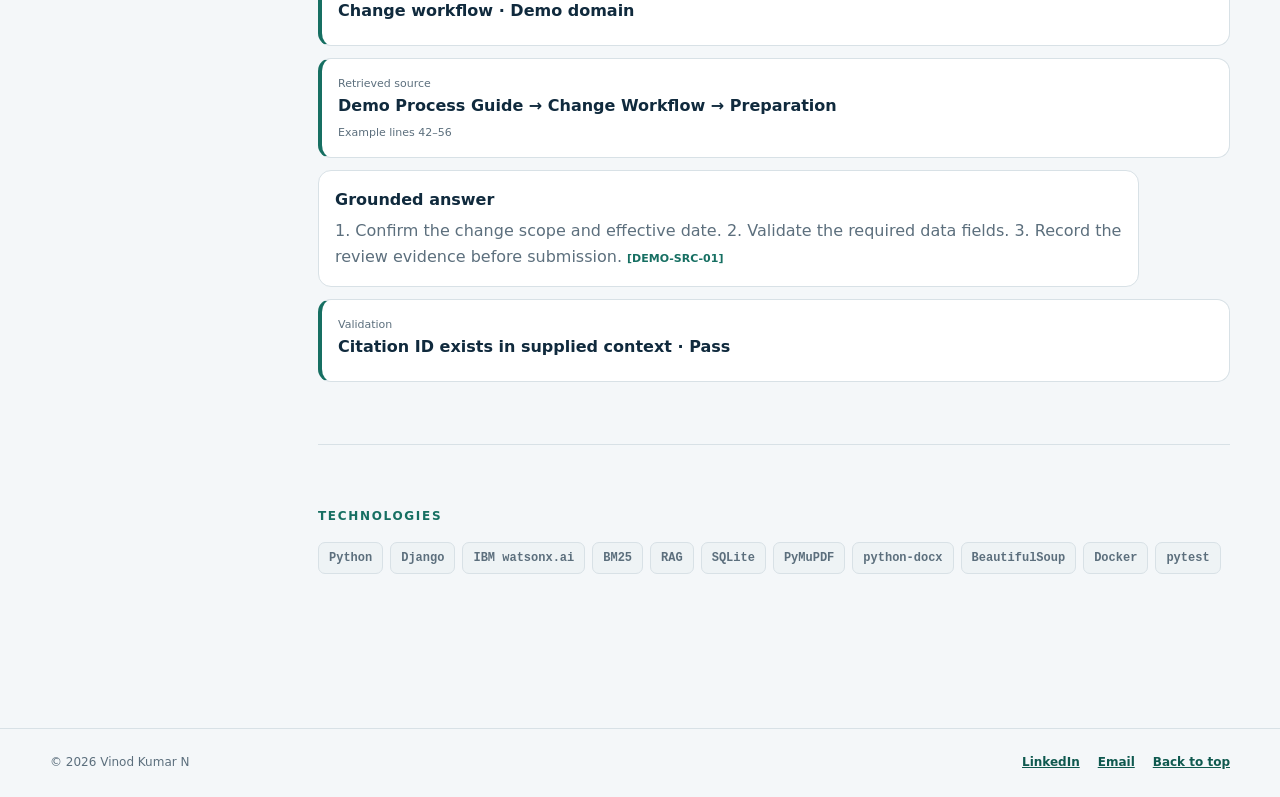
<file: projects/eacm-guide-assistant.html>
<!doctype html><html lang="en" data-theme="light"><head>
  <meta charset="utf-8">
  <meta name="viewport" content="width=device-width, initial-scale=1">
  <meta name="author" content="Vinod Kumar N">
  <meta name="theme-color" content="#f4f7f9">
  <link rel="icon" href="../assets/favicon.svg" type="image/svg+xml">
  <link rel="stylesheet" href="../css/style.css">
<title>EACM Guide Assistant | Vinod Kumar N</title>
  <meta name="description" content="Case study: Django internal knowledge assistant with deterministic routing, BM25 retrieval, IBM watsonx.ai generation, and citation/grounding validation.">
  <link rel="canonical" href="https://vinod2612-lab.github.io/projects/eacm-guide-assistant.html">
  <meta property="og:type" content="website">
  <meta property="og:title" content="EACM Guide Assistant | Vinod Kumar N">
  <meta property="og:description" content="Case study: Django internal knowledge assistant with deterministic routing, BM25 retrieval, IBM watsonx.ai generation, and citation/grounding validation.">
  <meta property="og:url" content="https://vinod2612-lab.github.io/projects/eacm-guide-assistant.html">
  <meta property="og:image" content="https://vinod2612-lab.github.io/assets/og-card.png">
  <meta property="og:image:width" content="1200">
  <meta property="og:image:height" content="630">
  <meta name="twitter:card" content="summary_large_image">
  <meta name="twitter:title" content="EACM Guide Assistant | Vinod Kumar N">
  <meta name="twitter:description" content="Case study: Django internal knowledge assistant with deterministic routing, BM25 retrieval, IBM watsonx.ai generation, and citation/grounding validation.">
  <meta name="twitter:image" content="https://vinod2612-lab.github.io/assets/og-card.png">
  <script type="application/ld+json">{"@context": "https://schema.org", "@type": "Person", "name": "Vinod Kumar N", "url": "https://vinod2612-lab.github.io", "jobTitle": "Data Specialist", "email": "mailto:neelavinod26@gmail.com", "address": {"@type": "PostalAddress", "addressLocality": "Bangalore", "addressCountry": "IN"}, "sameAs": ["https://www.linkedin.com/in/vinod-kumar-n-34484a241"], "knowsAbout": ["Python automation", "Enterprise data tooling", "Data validation", "Excel automation", "Desktop automation", "Django", "Retrieval-augmented generation"]}</script></head><body><a class="skip-link" href="#main">Skip to main content</a>
<header class="site-header" id="top">
  <div class="nav-shell">
    <a class="brand" href="../index.html" aria-label="Vinod Kumar N home"><span class="brand-mark">VK</span><span class="brand-name">Vinod Kumar N</span></a>
    <button class="nav-toggle" type="button" aria-label="Open navigation" aria-expanded="false" aria-controls="primary-nav"><span></span><span></span><span></span></button>
    <nav class="nav-links" id="primary-nav" aria-label="Primary navigation">
      <a href="../index.html#experience">Experience</a>
      <a href="../index.html#projects">Projects</a>
      <a href="../index.html#skills">Skills</a>
      <a href="../index.html#about">About</a>
      <a href="../assets/Vinod_Kumar_N_Resume.pdf">Resume</a>
      <a href="../index.html#contact">Contact</a>
    </nav>
    <button class="theme-toggle" type="button" aria-label="Switch to dark theme" title="Toggle light/dark theme"><span class="theme-icon" aria-hidden="true">Moon</span></button>
  </div>
</header><main id="main">
<section class="project-hero section-tight"><div class="container narrow reveal"><a class="back-link" href="../index.html#projects">← Back to projects</a><p class="eyebrow">Flagship Project 03 · AI-enabled Internal Tooling</p><h1>EACM Guide Assistant</h1><p class="project-lead">A grounded internal knowledge assistant that combines deterministic process/domain routing, BM25 retrieval, parent-context expansion, IBM watsonx.ai generation, structured output, and citation validation behind a Django web interface.</p><p class="role-callout"><strong>Role: Project Lead & Developer</strong><br>Identified the problem and proposed the project, designed the overall approach, worked directly on retrieval and routing, and integrated IBM watsonx.ai. Two team members also contributed to the project.</p></div></section>
<section class="section"><div class="container detail-grid"><aside class="detail-nav"><strong>Case study</strong><a href="#problem">Problem</a><a href="#solution">Solution</a><a href="#architecture">Architecture</a><a href="#impact">Impact</a><a href="#validation">Validation</a><a href="#challenges">Challenges</a><a href="#evidence">Evidence</a></aside><div class="detail-content">
<section id="problem" class="detail-section reveal"><p class="eyebrow">Problem</p><h2>Retrieval quality matters when users depend on procedural guidance.</h2><p>The project addresses wrong-guide / wrong-domain retrieval and reliable access to approved process documentation. Deterministic process classification and hard applicability filtering are used before BM25 retrieval to reduce domain mistakes.</p></section>
<section id="solution" class="detail-section reveal"><p class="eyebrow">Solution</p><h2>A grounded retrieval pipeline with explicit controls before and after generation.</h2><div class="feature-list"><div><strong>Document ingestion</strong><p>Convert and normalize PDF, DOCX, HTML, and Markdown guide content into structured retrieval artifacts.</p></div><div><strong>Process / domain routing</strong><p>Classify and route questions before retrieval; request clarification when needed.</p></div><div><strong>BM25 retrieval</strong><p>Retrieve lexical candidates from approved document scope without a vector database.</p></div><div><strong>Context expansion</strong><p>Restore parent context, citations, provenance, and context budgets around retrieved chunks.</p></div><div><strong>watsonx.ai generation</strong><p>Generate structured answer blocks through a provider boundary.</p></div><div><strong>Grounding validation</strong><p>Strictly parse structured output and validate citation IDs against the supplied prompt/context before returning a public response.</p></div></div></section>
<section id="architecture" class="detail-section reveal"><p class="eyebrow">Architecture / Workflow</p><h2>User question → routed retrieval → grounded generation → evidence-backed answer.</h2><div class="workflow vertical-flow"><div>User Question</div><b>↓</b><div>Detected Process / Domain</div><b>↓</b><div>Applicability Filter + BM25 Retrieval</div><b>↓</b><div>Parent Context + Sources</div><b>↓</b><div>IBM watsonx.ai Generation</div><b>↓</b><div>Structured Output + Citation / Grounding Validation</div><b>↓</b><div>Evidence-Backed Answer</div></div></section>
<section id="impact" class="detail-section reveal"><p class="eyebrow">Impact</p><h2>Centralized scattered procedural knowledge into a fast, grounded internal lookup experience.</h2><div class="impact-metric-grid"><div><strong>10 min–hours</strong><span>manual lookup time before, depending on the information needed</span></div><div><strong>Seconds</strong><span>typical time for the assistant to return relevant information</span></div><div><strong>~25 guides</strong><span>process guides/documents supported</span></div><div><strong>10 members</strong><span>team members who have used or tested the assistant</span></div></div><p class="evidence-note">The assistant is actively used and was demonstrated to executive managers, who provided positive feedback. No formal accuracy, adoption, or satisfaction metric is claimed.</p></section>
<section id="validation" class="detail-section reveal"><p class="eyebrow">Engineering Validation</p><h2>Tests and controlled output validation support reliability claims.</h2><div class="validation-grid"><div><strong>1,498</strong><span>passing tests</span></div><div><strong>0</strong><span>test failures</span></div><div><strong>4 formats</strong><span>PDF · DOCX · HTML · Markdown ingestion</span></div><div><strong>Citations</strong><span>strict structured parsing + grounding validation</span></div></div></section>
<section id="challenges" class="detail-section reveal"><p class="eyebrow">Technical Challenges</p><h2>Grounded AI is more than sending retrieved text to an LLM.</h2><ul class="detail-list"><li>Preventing wrong-domain retrieval before generation rather than trying to fix it only in the prompt.</li><li>Restoring enough parent context to answer correctly without overflowing context budgets.</li><li>Maintaining source provenance from ingestion through retrieval, context packaging, generation, and browser rendering.</li><li>Rejecting malformed or unsupported structured output rather than silently displaying it.</li><li>Separating model generation from deterministic test behavior through a provider abstraction.</li></ul></section>
<section id="evidence" class="detail-section reveal"><p class="eyebrow">Evidence / Demo</p><h2>Sanitized synthetic workflow demonstration.</h2><p class="demo-label">Synthetic process-guide content — not proprietary documentation</p><div class="demo-chat"><div class="user-msg"><strong>User</strong><p>How do I prepare a sample change request?</p></div><div class="route-box"><span>Detected process</span><strong>Change workflow · Demo domain</strong></div><div class="source-box"><span>Retrieved source</span><strong>Demo Process Guide → Change Workflow → Preparation</strong><small>Example lines 42–56</small></div><div class="assistant-msg"><strong>Grounded answer</strong><p>1. Confirm the change scope and effective date. 2. Validate the required data fields. 3. Record the review evidence before submission. <span class="citation-demo">[DEMO-SRC-01]</span></p></div><div class="validation-box"><span>Validation</span><strong>Citation ID exists in supplied context · Pass</strong></div></div></section>
<section class="detail-section reveal"><p class="eyebrow">Technologies</p><div class="tags large"><span>Python</span><span>Django</span><span>IBM watsonx.ai</span><span>BM25</span><span>RAG</span><span>SQLite</span><span>PyMuPDF</span><span>python-docx</span><span>BeautifulSoup</span><span>Docker</span><span>pytest</span></div></section>
</div></div></section></main>
<footer class="site-footer">
  <div class="container footer-inner">
    <p>© <span id="year"></span> Vinod Kumar N</p>
    <div class="footer-links">
      <a href="https://www.linkedin.com/in/vinod-kumar-n-34484a241" target="_blank" rel="noopener noreferrer">LinkedIn</a>
      <a href="mailto:neelavinod26@gmail.com">Email</a>
      <a href="#top">Back to top</a>
    </div>
  </div>
</footer><script src="../js/script.js"></script></body></html>
</file>
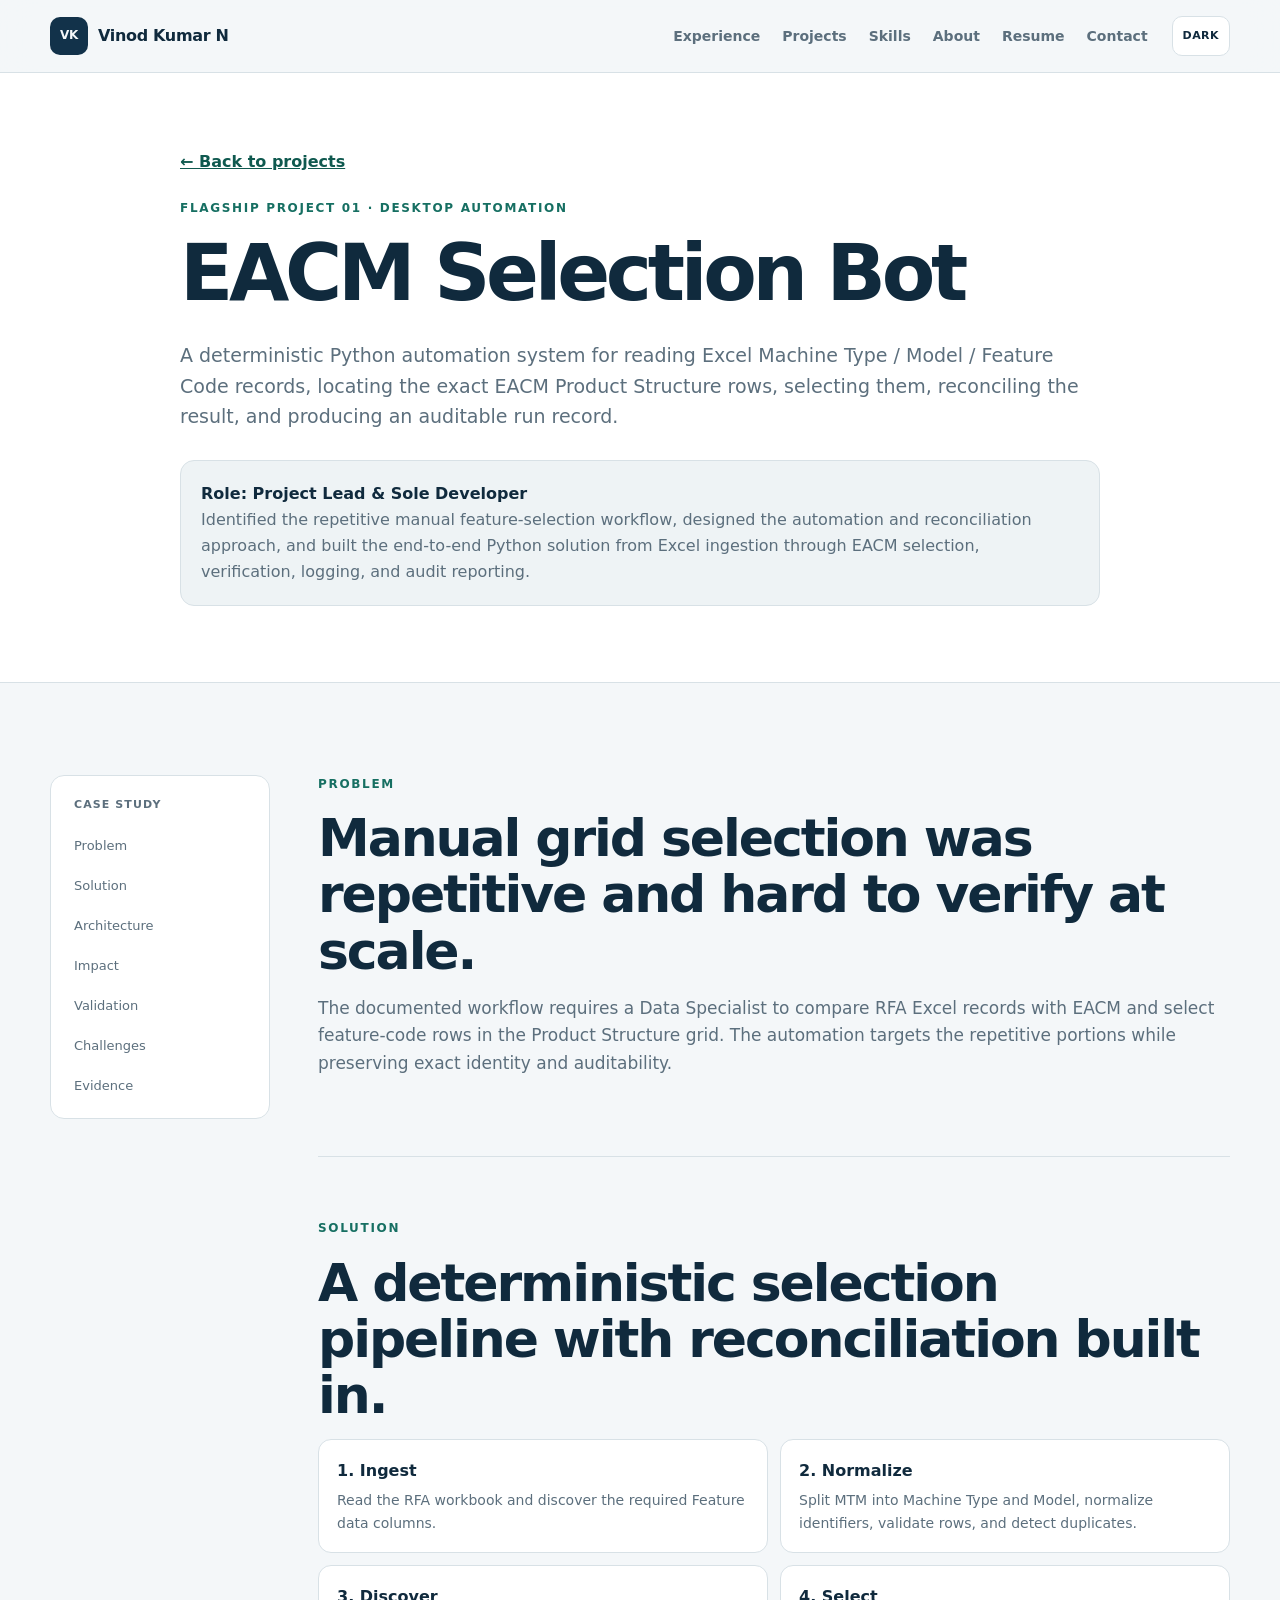
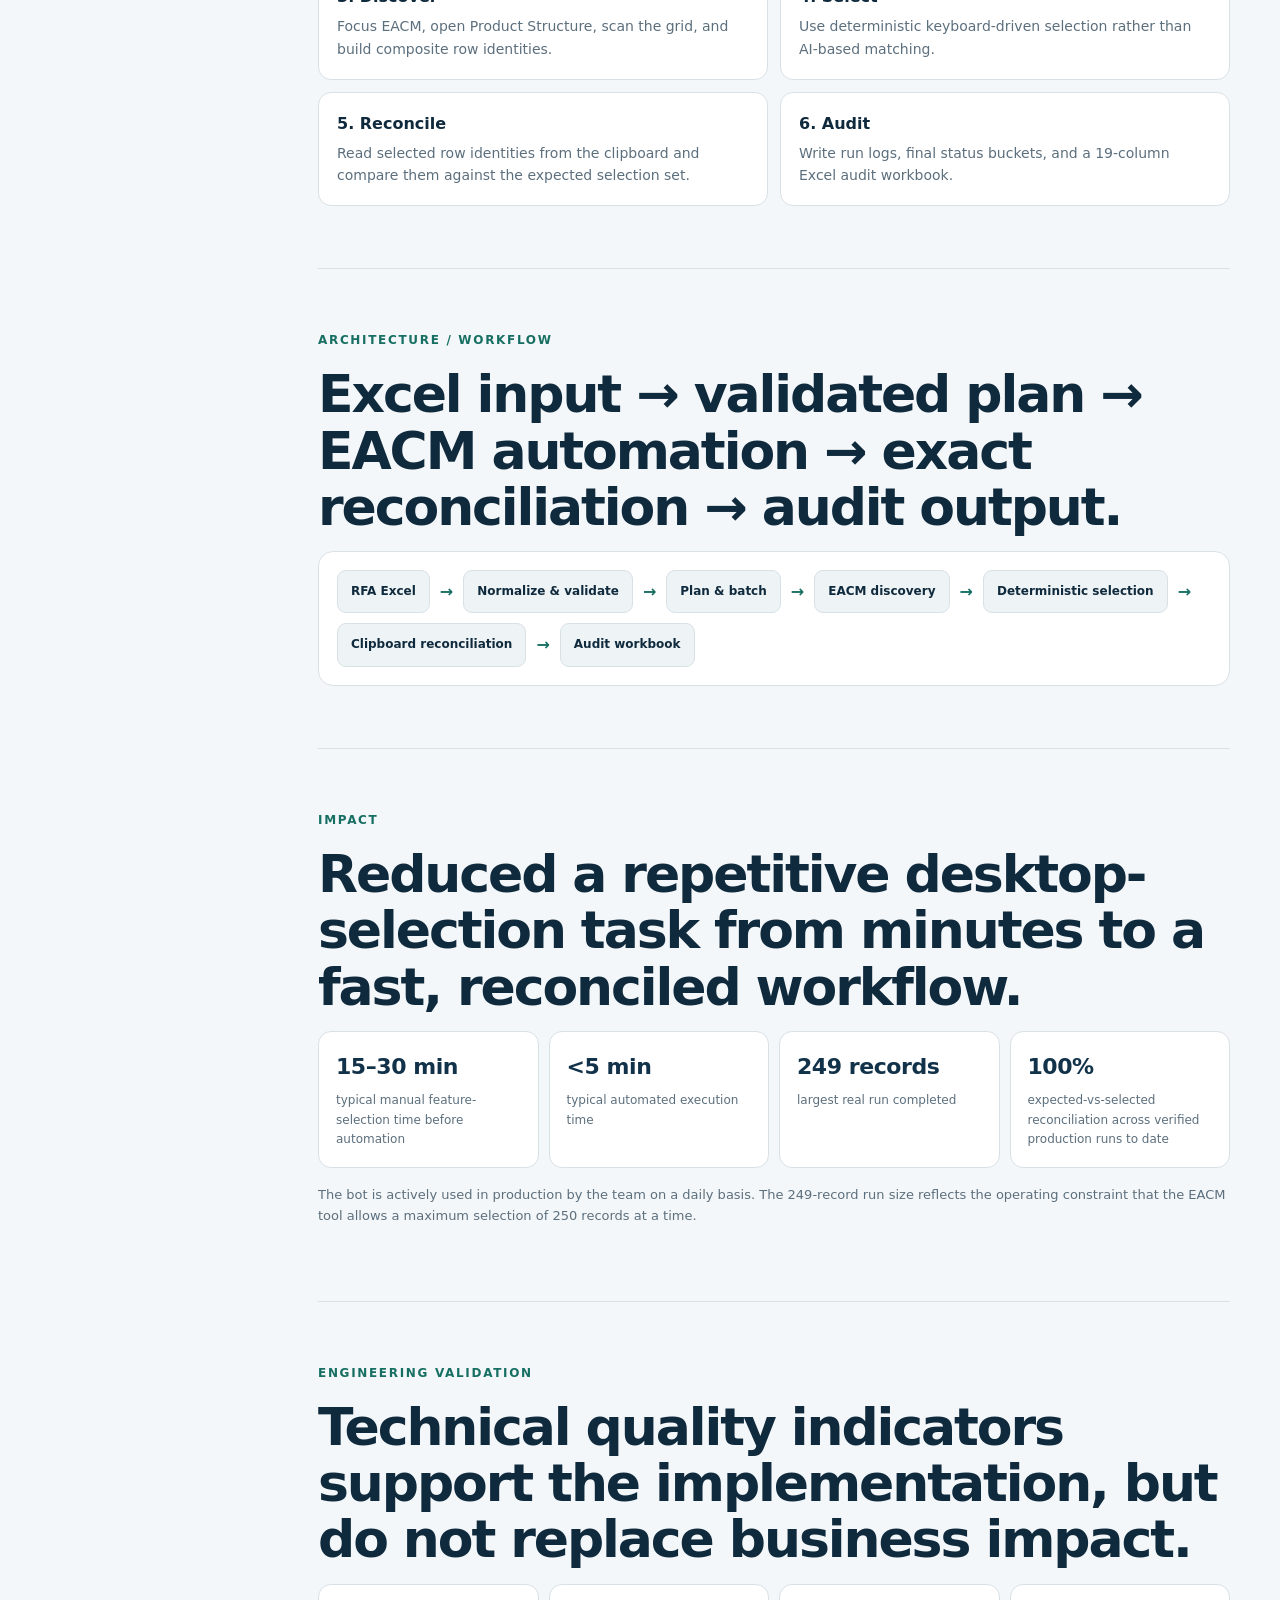
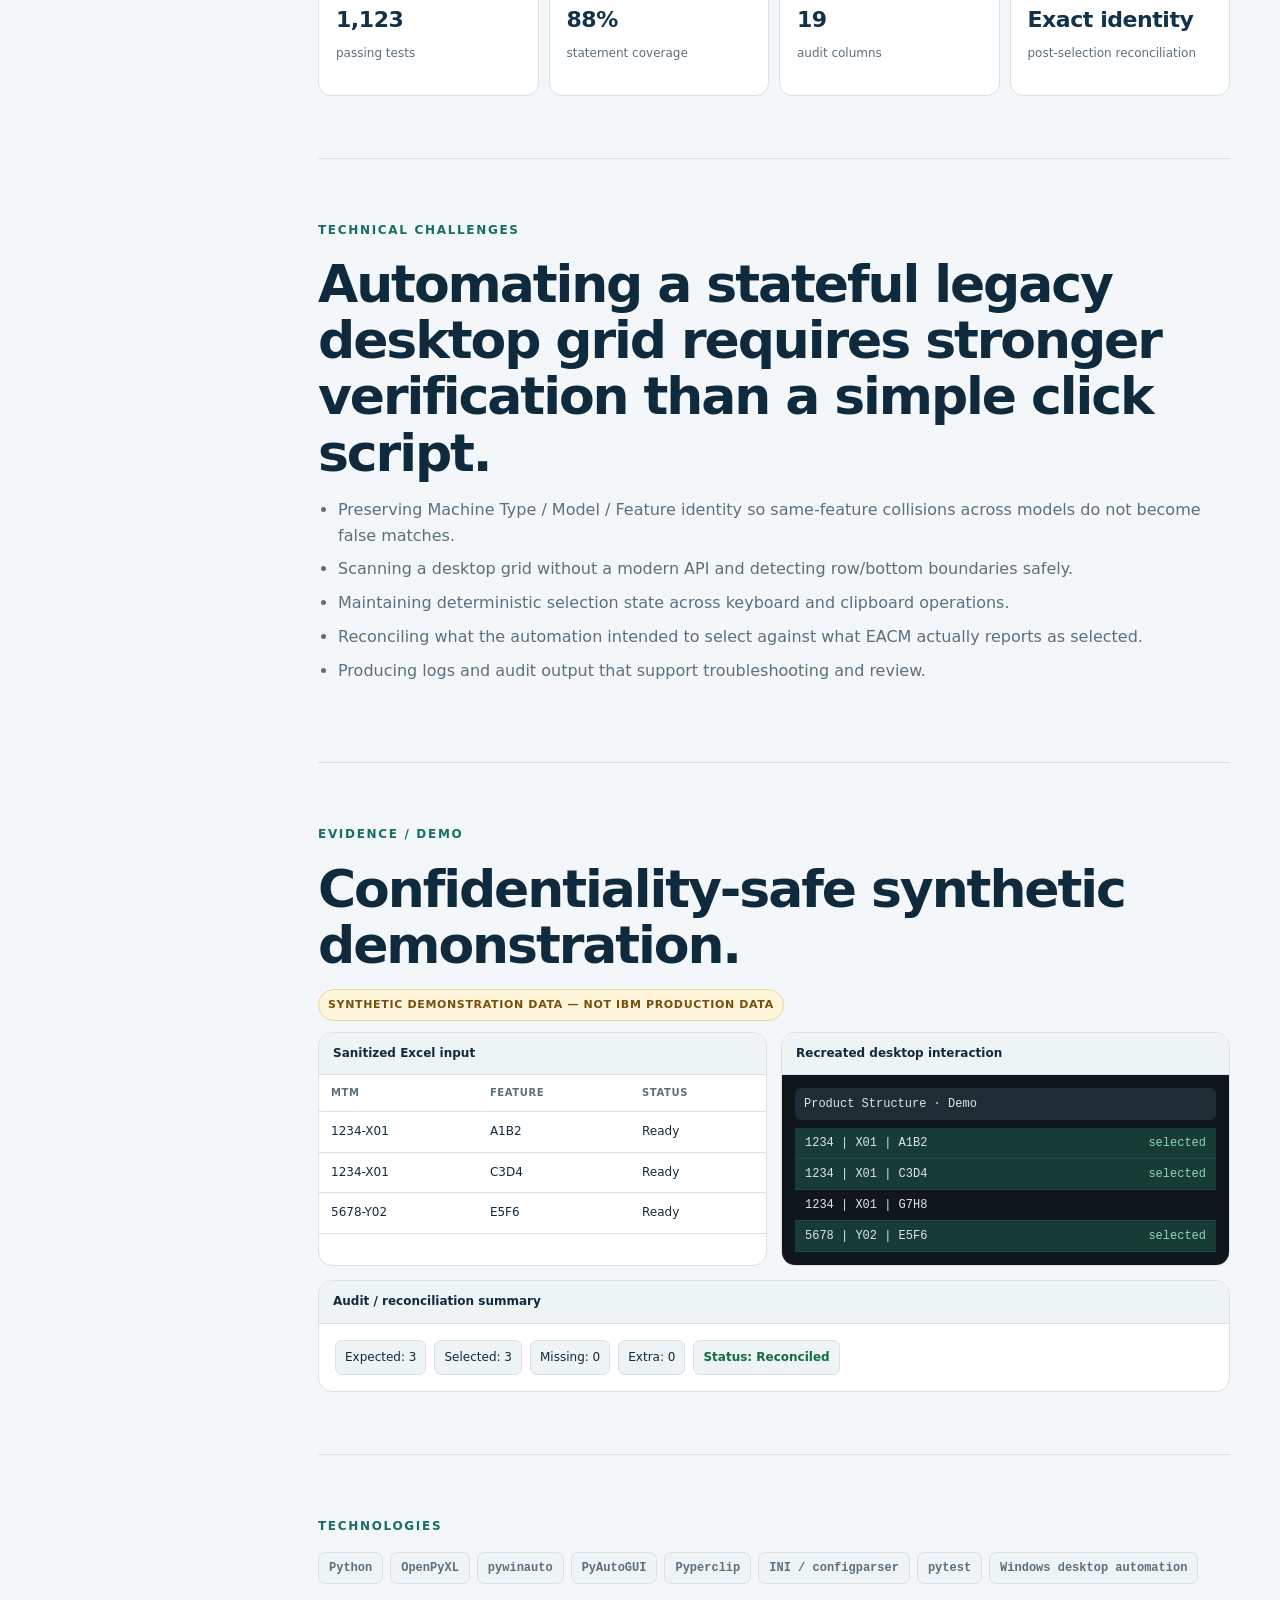
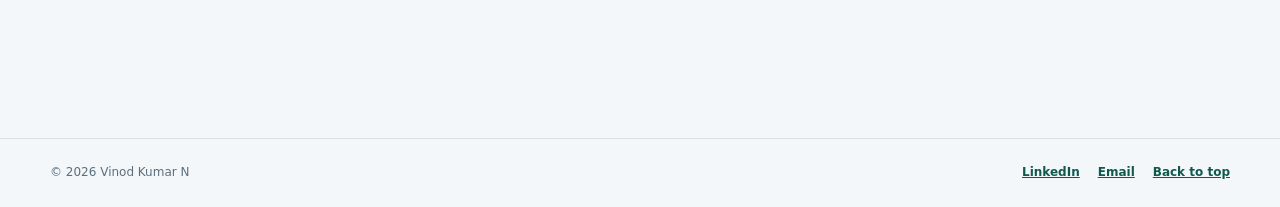
<file: projects/eacm-selection-bot.html>
<!doctype html><html lang="en" data-theme="light"><head>
  <meta charset="utf-8">
  <meta name="viewport" content="width=device-width, initial-scale=1">
  <meta name="author" content="Vinod Kumar N">
  <meta name="theme-color" content="#f4f7f9">
  <link rel="icon" href="../assets/favicon.svg" type="image/svg+xml">
  <link rel="stylesheet" href="../css/style.css">
<title>EACM Selection Bot | Vinod Kumar N</title>
  <meta name="description" content="Case study: deterministic Python desktop automation for Excel-driven EACM Product Structure selection, exact reconciliation, logging, and audit reporting.">
  <link rel="canonical" href="https://vinod2612-lab.github.io/projects/eacm-selection-bot.html">
  <meta property="og:type" content="website">
  <meta property="og:title" content="EACM Selection Bot | Vinod Kumar N">
  <meta property="og:description" content="Case study: deterministic Python desktop automation for Excel-driven EACM Product Structure selection, exact reconciliation, logging, and audit reporting.">
  <meta property="og:url" content="https://vinod2612-lab.github.io/projects/eacm-selection-bot.html">
  <meta property="og:image" content="https://vinod2612-lab.github.io/assets/og-card.png">
  <meta property="og:image:width" content="1200">
  <meta property="og:image:height" content="630">
  <meta name="twitter:card" content="summary_large_image">
  <meta name="twitter:title" content="EACM Selection Bot | Vinod Kumar N">
  <meta name="twitter:description" content="Case study: deterministic Python desktop automation for Excel-driven EACM Product Structure selection, exact reconciliation, logging, and audit reporting.">
  <meta name="twitter:image" content="https://vinod2612-lab.github.io/assets/og-card.png">
  <script type="application/ld+json">{"@context": "https://schema.org", "@type": "Person", "name": "Vinod Kumar N", "url": "https://vinod2612-lab.github.io", "jobTitle": "Data Specialist", "email": "mailto:neelavinod26@gmail.com", "address": {"@type": "PostalAddress", "addressLocality": "Bangalore", "addressCountry": "IN"}, "sameAs": ["https://www.linkedin.com/in/vinod-kumar-n-34484a241"], "knowsAbout": ["Python automation", "Enterprise data tooling", "Data validation", "Excel automation", "Desktop automation", "Django", "Retrieval-augmented generation"]}</script></head><body><a class="skip-link" href="#main">Skip to main content</a>
<header class="site-header" id="top">
  <div class="nav-shell">
    <a class="brand" href="../index.html" aria-label="Vinod Kumar N home"><span class="brand-mark">VK</span><span class="brand-name">Vinod Kumar N</span></a>
    <button class="nav-toggle" type="button" aria-label="Open navigation" aria-expanded="false" aria-controls="primary-nav"><span></span><span></span><span></span></button>
    <nav class="nav-links" id="primary-nav" aria-label="Primary navigation">
      <a href="../index.html#experience">Experience</a>
      <a href="../index.html#projects">Projects</a>
      <a href="../index.html#skills">Skills</a>
      <a href="../index.html#about">About</a>
      <a href="../assets/Vinod_Kumar_N_Resume.pdf">Resume</a>
      <a href="../index.html#contact">Contact</a>
    </nav>
    <button class="theme-toggle" type="button" aria-label="Switch to dark theme" title="Toggle light/dark theme"><span class="theme-icon" aria-hidden="true">Moon</span></button>
  </div>
</header><main id="main">
<section class="project-hero section-tight"><div class="container narrow reveal"><a class="back-link" href="../index.html#projects">← Back to projects</a><p class="eyebrow">Flagship Project 01 · Desktop Automation</p><h1>EACM Selection Bot</h1><p class="project-lead">A deterministic Python automation system for reading Excel Machine Type / Model / Feature Code records, locating the exact EACM Product Structure rows, selecting them, reconciling the result, and producing an auditable run record.</p><p class="role-callout"><strong>Role: Project Lead & Sole Developer</strong><br>Identified the repetitive manual feature-selection workflow, designed the automation and reconciliation approach, and built the end-to-end Python solution from Excel ingestion through EACM selection, verification, logging, and audit reporting.</p></div></section>
<section class="section"><div class="container detail-grid"><aside class="detail-nav"><strong>Case study</strong><a href="#problem">Problem</a><a href="#solution">Solution</a><a href="#architecture">Architecture</a><a href="#impact">Impact</a><a href="#validation">Validation</a><a href="#challenges">Challenges</a><a href="#evidence">Evidence</a></aside><div class="detail-content">
<section id="problem" class="detail-section reveal"><p class="eyebrow">Problem</p><h2>Manual grid selection was repetitive and hard to verify at scale.</h2><p>The documented workflow requires a Data Specialist to compare RFA Excel records with EACM and select feature-code rows in the Product Structure grid. The automation targets the repetitive portions while preserving exact identity and auditability.</p></section>
<section id="solution" class="detail-section reveal"><p class="eyebrow">Solution</p><h2>A deterministic selection pipeline with reconciliation built in.</h2><div class="feature-list"><div><strong>1. Ingest</strong><p>Read the RFA workbook and discover the required Feature data columns.</p></div><div><strong>2. Normalize</strong><p>Split MTM into Machine Type and Model, normalize identifiers, validate rows, and detect duplicates.</p></div><div><strong>3. Discover</strong><p>Focus EACM, open Product Structure, scan the grid, and build composite row identities.</p></div><div><strong>4. Select</strong><p>Use deterministic keyboard-driven selection rather than AI-based matching.</p></div><div><strong>5. Reconcile</strong><p>Read selected row identities from the clipboard and compare them against the expected selection set.</p></div><div><strong>6. Audit</strong><p>Write run logs, final status buckets, and a 19-column Excel audit workbook.</p></div></div></section>
<section id="architecture" class="detail-section reveal"><p class="eyebrow">Architecture / Workflow</p><h2>Excel input → validated plan → EACM automation → exact reconciliation → audit output.</h2><div class="workflow horizontal"><div>RFA Excel</div><b>→</b><div>Normalize & validate</div><b>→</b><div>Plan & batch</div><b>→</b><div>EACM discovery</div><b>→</b><div>Deterministic selection</div><b>→</b><div>Clipboard reconciliation</div><b>→</b><div>Audit workbook</div></div></section>
<section id="impact" class="detail-section reveal"><p class="eyebrow">Impact</p><h2>Reduced a repetitive desktop-selection task from minutes to a fast, reconciled workflow.</h2><div class="impact-metric-grid"><div><strong>15–30 min</strong><span>typical manual feature-selection time before automation</span></div><div><strong>&lt;5 min</strong><span>typical automated execution time</span></div><div><strong>249 records</strong><span>largest real run completed</span></div><div><strong>100%</strong><span>expected-vs-selected reconciliation across verified production runs to date</span></div></div><p class="evidence-note">The bot is actively used in production by the team on a daily basis. The 249-record run size reflects the operating constraint that the EACM tool allows a maximum selection of 250 records at a time.</p></section>
<section id="validation" class="detail-section reveal"><p class="eyebrow">Engineering Validation</p><h2>Technical quality indicators support the implementation, but do not replace business impact.</h2><div class="validation-grid"><div><strong>1,123</strong><span>passing tests</span></div><div><strong>88%</strong><span>statement coverage</span></div><div><strong>19</strong><span>audit columns</span></div><div><strong>Exact identity</strong><span>post-selection reconciliation</span></div></div></section>
<section id="challenges" class="detail-section reveal"><p class="eyebrow">Technical Challenges</p><h2>Automating a stateful legacy desktop grid requires stronger verification than a simple click script.</h2><ul class="detail-list"><li>Preserving Machine Type / Model / Feature identity so same-feature collisions across models do not become false matches.</li><li>Scanning a desktop grid without a modern API and detecting row/bottom boundaries safely.</li><li>Maintaining deterministic selection state across keyboard and clipboard operations.</li><li>Reconciling what the automation intended to select against what EACM actually reports as selected.</li><li>Producing logs and audit output that support troubleshooting and review.</li></ul></section>
<section id="evidence" class="detail-section reveal"><p class="eyebrow">Evidence / Demo</p><h2>Confidentiality-safe synthetic demonstration.</h2><p class="demo-label">Synthetic demonstration data — not IBM production data</p><div class="demo-grid"><div class="demo-window"><div class="demo-title">Sanitized Excel input</div><div class="table-scroll"><table><thead><tr><th>MTM</th><th>Feature</th><th>Status</th></tr></thead><tbody><tr><td>1234-X01</td><td>A1B2</td><td>Ready</td></tr><tr><td>1234-X01</td><td>C3D4</td><td>Ready</td></tr><tr><td>5678-Y02</td><td>E5F6</td><td>Ready</td></tr></tbody></table></div></div><div class="demo-window"><div class="demo-title">Recreated desktop interaction</div><div class="fake-app"><div class="fake-toolbar">Product Structure · Demo</div><div class="fake-row selected">1234 | X01 | A1B2 <span>selected</span></div><div class="fake-row selected">1234 | X01 | C3D4 <span>selected</span></div><div class="fake-row">1234 | X01 | G7H8</div><div class="fake-row selected">5678 | Y02 | E5F6 <span>selected</span></div></div></div><div class="demo-window wide"><div class="demo-title">Audit / reconciliation summary</div><div class="summary-badges"><span>Expected: 3</span><span>Selected: 3</span><span>Missing: 0</span><span>Extra: 0</span><span class="pass">Status: Reconciled</span></div></div></div></section>
<section class="detail-section reveal"><p class="eyebrow">Technologies</p><div class="tags large"><span>Python</span><span>OpenPyXL</span><span>pywinauto</span><span>PyAutoGUI</span><span>Pyperclip</span><span>INI / configparser</span><span>pytest</span><span>Windows desktop automation</span></div></section>
</div></div></section></main>
<footer class="site-footer">
  <div class="container footer-inner">
    <p>© <span id="year"></span> Vinod Kumar N</p>
    <div class="footer-links">
      <a href="https://www.linkedin.com/in/vinod-kumar-n-34484a241" target="_blank" rel="noopener noreferrer">LinkedIn</a>
      <a href="mailto:neelavinod26@gmail.com">Email</a>
      <a href="#top">Back to top</a>
    </div>
  </div>
</footer><script src="../js/script.js"></script></body></html>
</file>
<file: css/style.css>
:root{
  --bg:#f4f7f9;--surface:#fff;--surface-soft:#eef3f5;--text:#102a3d;--muted:#5c6f7d;--line:#d8e1e6;
  --accent:#166f62;--accent-dark:#0f594f;--navy:#12324a;--warm:#8b5a1f;--danger:#8b3d3d;--pass:#146b43;
  --shadow:0 18px 45px rgba(16,42,61,.08);--max:1180px;--radius:18px;
}
html[data-theme="dark"]{--bg:#0c151c;--surface:#111e27;--surface-soft:#152630;--text:#eef5f7;--muted:#adbec7;--line:#2a3c46;--accent:#79d4c3;--accent-dark:#9de0d3;--navy:#dbeaf0;--warm:#e6b46f;--danger:#f0a0a0;--pass:#8be0ad;--shadow:0 22px 55px rgba(0,0,0,.28)}
*{box-sizing:border-box}html{scroll-behavior:smooth;scroll-padding-top:82px}body{margin:0;background:var(--bg);color:var(--text);font-family:Inter,ui-sans-serif,system-ui,-apple-system,BlinkMacSystemFont,"Segoe UI",sans-serif;line-height:1.62;-webkit-font-smoothing:antialiased;overflow-x:clip}a{color:inherit}button,a{font:inherit}img{max-width:100%;height:auto}p{margin-top:0}.container{width:min(calc(100% - 40px),var(--max));margin-inline:auto}.narrow{max-width:920px}.section{padding:92px 0}.section-tight{padding:76px 0}.section-alt{background:var(--surface-soft);border-block:1px solid var(--line)}
.skip-link{position:absolute;left:-9999px;top:10px;background:var(--navy);color:var(--bg);padding:10px 14px;border-radius:8px;z-index:999}.skip-link:focus{left:10px}.site-header{position:sticky;top:0;z-index:100;background:color-mix(in srgb,var(--bg) 92%,transparent);backdrop-filter:blur(16px);border-bottom:1px solid var(--line)}.nav-shell{height:72px;width:min(calc(100% - 40px),var(--max));margin:auto;display:flex;align-items:center;gap:24px}.brand{display:flex;align-items:center;gap:10px;text-decoration:none;font-weight:800;letter-spacing:-.02em;white-space:nowrap}.brand-mark{width:38px;height:38px;border-radius:10px;background:var(--navy);color:var(--bg);display:grid;place-items:center;font-size:12px}.nav-links{margin-left:auto;display:flex;gap:22px;align-items:center}.nav-links a{font-size:14px;color:var(--muted);text-decoration:none;font-weight:650}.nav-links a:hover{color:var(--text)}.theme-toggle,.nav-toggle{border:1px solid var(--line);background:var(--surface);color:var(--text);border-radius:10px;cursor:pointer}.theme-toggle{min-width:58px;height:40px;padding:0 10px;font-size:11px;font-weight:800;text-transform:uppercase;letter-spacing:.04em}.nav-toggle{display:none;width:42px;height:42px;padding:9px}.nav-toggle span{display:block;height:2px;background:currentColor;margin:5px 0;border-radius:2px}
a:focus-visible,button:focus-visible,summary:focus-visible{outline:3px solid var(--accent);outline-offset:3px;border-radius:6px}.eyebrow,.small-label,.panel-label{font-size:12px;font-weight:850;text-transform:uppercase;letter-spacing:.14em;color:var(--accent);margin-bottom:16px}.hero-grid{display:grid;grid-template-columns:minmax(0,1.28fr) minmax(330px,.72fr);gap:64px;align-items:center}.hero h1,.project-hero h1{font-size:clamp(46px,6.5vw,78px);line-height:1.02;letter-spacing:-.055em;margin:0 0 26px}.hero-lead,.project-lead{font-size:19px;color:var(--muted);max-width:760px}.hero-actions{display:flex;align-items:center;gap:14px;flex-wrap:wrap;margin:30px 0 22px}.btn{display:inline-flex;min-height:46px;align-items:center;justify-content:center;padding:0 18px;border-radius:10px;text-decoration:none;font-weight:800;font-size:14px;border:1px solid transparent;transition:transform .18s ease,background .18s ease,border-color .18s ease}.btn:hover{transform:translateY(-1px)}.btn-primary{background:var(--navy);color:var(--bg)}.btn-secondary{background:var(--surface);border-color:var(--line);color:var(--text)}.text-link,.small-link{color:var(--accent-dark);font-weight:800;text-underline-offset:4px}.small-link{font-size:12px}.hero-location{color:var(--muted);font-size:14px;margin:0}.credibility-panel{background:var(--surface);border:1px solid var(--line);border-radius:22px;padding:26px;box-shadow:var(--shadow)}.credibility-metrics{display:grid;gap:10px}.metric-card{padding:17px;border:1px solid var(--line);background:var(--surface-soft);border-radius:14px}.metric-card strong{display:block;font-size:28px;letter-spacing:-.03em;color:var(--navy)}.metric-card span{display:block;font-size:13px;color:var(--muted);margin-top:3px}.panel-note{margin:16px 0 0;color:var(--muted);font-size:13px}.section-head{max-width:820px;margin-bottom:42px}.section-head.compact{max-width:720px}.section-head h2,.contact-card h2,.detail-section h2{font-size:clamp(32px,4.5vw,52px);line-height:1.08;letter-spacing:-.04em;margin:0 0 16px}.section-head>p:not(.eyebrow),.contact-card>div>p:not(.eyebrow){color:var(--muted);font-size:17px}.evidence-strip{padding-top:64px}.impact-grid{display:grid;grid-template-columns:repeat(3,1fr);gap:16px}.impact-card{background:var(--surface);border:1px solid var(--line);border-radius:var(--radius);padding:24px}.impact-card>span{display:block;color:var(--accent);font-size:12px;font-weight:850;margin-bottom:24px}.impact-card h3{margin:0 0 8px;font-size:19px}.impact-card p{margin:0;color:var(--muted);font-size:14px}.experience-list{display:grid;gap:18px}.experience-card{display:grid;grid-template-columns:180px 1fr;gap:30px;background:var(--surface);border:1px solid var(--line);border-radius:var(--radius);padding:28px}.experience-meta{display:flex;flex-direction:column;align-items:flex-start;gap:9px}.date{font:800 13px ui-monospace,SFMono-Regular,Consolas,monospace;color:var(--accent)}.status{font-size:11px;font-weight:850;text-transform:uppercase;letter-spacing:.08em;padding:5px 8px;border-radius:999px;background:var(--surface-soft);border:1px solid var(--line)}.employer{font-size:13px;color:var(--muted);font-weight:750;text-transform:uppercase;letter-spacing:.06em;margin-bottom:5px}.experience-main h3{font-size:26px;letter-spacing:-.025em;margin:0 0 14px}.experience-main ul{margin:0;padding-left:20px;color:var(--muted)}.experience-main li+li{margin-top:7px}.input-required{color:var(--danger)!important;font-weight:800}.project-card{display:grid;grid-template-columns:76px 1fr;gap:24px;border-top:1px solid var(--line);padding:42px 0}.project-card:last-of-type{border-bottom:1px solid var(--line)}.project-index{font:850 13px ui-monospace,SFMono-Regular,Consolas,monospace;color:var(--accent);padding-top:8px}.project-category{color:var(--accent);font-weight:850;text-transform:uppercase;letter-spacing:.1em;font-size:11px;margin-bottom:9px}.project-summary-block h3{font-size:clamp(30px,4vw,45px);letter-spacing:-.04em;line-height:1.05;margin:0 0 14px}.project-one-liner{font-size:17px;color:var(--muted);max-width:900px}.role-line{background:var(--surface-soft);border-left:4px solid var(--accent);padding:14px 16px;border-radius:0 10px 10px 0;color:var(--muted);font-size:14px;max-width:980px}.role-line strong{color:var(--text)}.role-line.compact{margin:12px 0 0}.project-essentials{display:grid;grid-template-columns:repeat(3,1fr);gap:12px;margin:22px 0}.project-essentials>div{border:1px solid var(--line);border-radius:12px;padding:15px;background:var(--surface)}.project-essentials span{font-size:11px;font-weight:850;text-transform:uppercase;letter-spacing:.08em;color:var(--muted)}.project-essentials p{margin:7px 0 0;font-size:13px;color:var(--muted)}.validation-line{font-size:13px;color:var(--muted);margin:18px 0}.validation-line strong{color:var(--text)}.tags{display:flex;flex-wrap:wrap;gap:7px}.tags span{font:750 11px ui-monospace,SFMono-Regular,Consolas,monospace;border:1px solid var(--line);border-radius:7px;background:var(--surface-soft);padding:6px 8px;color:var(--muted)}.tags.large span{font-size:12px;padding:8px 10px}.project-actions{display:flex;gap:14px;align-items:center;flex-wrap:wrap;margin-top:20px}.additional-projects{margin-top:58px}.additional-projects>div:first-child{display:grid;grid-template-columns:1fr 2fr;gap:20px;align-items:end}.additional-projects h3{font-size:30px;margin:0 0 16px}.additional-card{display:grid;grid-template-columns:1.3fr .7fr;gap:26px;background:var(--surface);border:1px solid var(--line);border-radius:var(--radius);padding:24px}.additional-card p{color:var(--muted);margin-bottom:0}.skills-grid{display:grid;grid-template-columns:repeat(3,1fr);gap:14px}.skill-group{background:var(--surface);border:1px solid var(--line);border-radius:var(--radius);padding:22px;min-height:160px}.skill-group h3{font-size:18px;margin:0 0 20px}.skill-group p{color:var(--muted);font-size:14px;margin:0}.about-grid,.credentials-grid{display:grid;grid-template-columns:.85fr 1.15fr;gap:70px}.about-text p{font-size:18px;color:var(--muted)}.credentials-content{display:grid;gap:28px}.recognition-card{background:var(--surface);border:1px solid var(--line);border-radius:var(--radius);padding:24px}.recognition-card h3{font-size:24px;margin:0 0 7px}.recognition-card p:last-child{margin:0;color:var(--muted)}.credential-list>div{padding:18px 0;border-top:1px solid var(--line);display:grid;grid-template-columns:70px 1fr;column-gap:16px}.credential-list>div:last-child{border-bottom:1px solid var(--line)}.credential-list span{grid-row:1/3;color:var(--accent);font:800 12px ui-monospace,monospace}.credential-list h3{font-size:18px;margin:0}.credential-list p{color:var(--muted);margin:3px 0 0}.cert-list h3{font-size:18px}.cert-list ul{padding-left:20px;color:var(--muted)}.muted{color:var(--muted)}.contact-section{padding-top:55px}.contact-card{display:grid;grid-template-columns:1fr auto;gap:40px;align-items:end;background:var(--surface);border:1px solid var(--line);border-radius:22px;padding:38px;box-shadow:var(--shadow)}.contact-actions{display:flex;flex-direction:column;gap:10px;min-width:205px;align-items:stretch}.site-footer{border-top:1px solid var(--line);padding:24px 0;color:var(--muted);font-size:12px}.footer-inner{display:flex;justify-content:space-between;gap:20px;align-items:center}.footer-inner p{margin:0}.footer-links{display:flex;gap:18px}.footer-links a{color:var(--accent-dark);font-weight:750}.reveal{opacity:1;transform:none}.reveal.visible{opacity:1;transform:none}
/* Project detail pages */.project-hero{border-bottom:1px solid var(--line);background:var(--surface)}.back-link{display:inline-block;margin-bottom:24px;color:var(--accent-dark);font-weight:800}.project-hero .project-lead{max-width:900px}.role-callout{margin:28px 0 0;padding:20px;background:var(--surface-soft);border:1px solid var(--line);border-radius:14px;color:var(--muted)}.role-callout strong{color:var(--text)}.detail-grid{display:grid;grid-template-columns:220px minmax(0,1fr);gap:48px}.detail-nav{position:sticky;top:96px;align-self:start;display:grid;gap:5px;border:1px solid var(--line);border-radius:14px;padding:15px;background:var(--surface)}.detail-nav strong{font-size:11px;text-transform:uppercase;letter-spacing:.1em;color:var(--muted);padding:5px 8px 9px}.detail-nav a{text-decoration:none;color:var(--muted);padding:7px 8px;border-radius:7px;font-size:13px}.detail-nav a:hover{background:var(--surface-soft);color:var(--text)}.detail-content{min-width:0}.detail-section{padding:0 0 62px;margin-bottom:62px;border-bottom:1px solid var(--line)}.detail-section:last-child{border-bottom:0;margin-bottom:0}.detail-section>p:not(.eyebrow):not(.demo-label):not(.evidence-note){font-size:17px;color:var(--muted)}.feature-list{display:grid;grid-template-columns:repeat(2,1fr);gap:12px}.feature-list>div{background:var(--surface);border:1px solid var(--line);border-radius:13px;padding:18px}.feature-list strong{display:block;margin-bottom:5px}.feature-list p{margin:0;color:var(--muted);font-size:14px}.workflow{display:flex;flex-wrap:wrap;gap:10px;align-items:center;background:var(--surface);border:1px solid var(--line);border-radius:15px;padding:18px}.workflow>div{border:1px solid var(--line);background:var(--surface-soft);border-radius:9px;padding:11px 13px;font-size:12px;font-weight:800}.workflow>b{color:var(--accent)}.vertical-flow{max-width:520px;flex-direction:column;align-items:stretch;text-align:center}.vertical-flow>b{text-align:center}.impact-metric-grid,.validation-grid{display:grid;grid-template-columns:repeat(4,1fr);gap:10px}.impact-metric-grid>div,.validation-grid>div{background:var(--surface);border:1px solid var(--line);border-radius:13px;padding:17px;min-height:112px}.impact-metric-grid strong,.validation-grid strong{display:block;font-size:22px;color:var(--navy);letter-spacing:-.02em}.impact-metric-grid span,.validation-grid span{display:block;font-size:12px;color:var(--muted);margin-top:7px}.evidence-note{font-size:13px;color:var(--muted);margin-top:16px}.recognition-inline{margin-top:16px;border-left:4px solid var(--warm);background:var(--surface);padding:14px 16px;border-radius:0 10px 10px 0}.detail-list{padding-left:20px;color:var(--muted)}.detail-list li+li{margin-top:8px}.before-after{display:grid;grid-template-columns:1fr 1fr;gap:16px}.before-after>div{background:var(--surface);border:1px solid var(--line);border-radius:14px;padding:20px}.before-after h3{margin-top:0}.before-after ol{padding-left:20px;color:var(--muted)}.demo-label{display:inline-flex;padding:6px 9px;border-radius:999px;background:#fff5db;color:#76500b;border:1px solid #ead59a;font-size:11px;font-weight:850;text-transform:uppercase;letter-spacing:.06em}.demo-grid{display:grid;grid-template-columns:1fr 1fr;gap:14px}.demo-window{border:1px solid var(--line);background:var(--surface);border-radius:14px;overflow:hidden}.demo-window.wide{grid-column:1/-1}.demo-title{padding:11px 14px;background:var(--surface-soft);border-bottom:1px solid var(--line);font-size:12px;font-weight:850}.table-scroll{overflow-x:auto}.demo-window table{width:100%;border-collapse:collapse;min-width:430px;font-size:12px}.demo-window th,.demo-window td{padding:10px 12px;text-align:left;border-bottom:1px solid var(--line)}.demo-window th{font-size:10px;text-transform:uppercase;letter-spacing:.06em;color:var(--muted)}.fake-app{padding:13px;background:#10171c;color:#dce6eb;font:12px ui-monospace,SFMono-Regular,Consolas,monospace}.fake-toolbar{padding:9px;background:#1d2c35;border-radius:6px;margin-bottom:8px}.fake-row{padding:8px 10px;border-bottom:1px solid #2d404a;display:flex;justify-content:space-between}.fake-row.selected{background:#173b35}.fake-row span{color:#91d5bd}.summary-badges{display:flex;gap:8px;flex-wrap:wrap;padding:16px}.summary-badges span{padding:7px 9px;border:1px solid var(--line);border-radius:7px;background:var(--surface-soft);font-size:12px}.summary-badges .pass{color:var(--pass);font-weight:850}.status-pass{color:var(--pass);font-weight:850}.status-review{color:var(--danger);font-weight:850}.demo-chat{display:grid;gap:12px}.user-msg,.assistant-msg,.route-box,.source-box,.validation-box{border:1px solid var(--line);background:var(--surface);border-radius:13px;padding:16px}.user-msg{max-width:74%;margin-left:auto;background:var(--surface-soft)}.assistant-msg{max-width:90%}.demo-chat strong{display:block;margin-bottom:5px}.demo-chat span,.demo-chat small{display:block;color:var(--muted);font-size:11px}.demo-chat p{margin:0;color:var(--muted)}.citation-demo{display:inline!important;color:var(--accent)!important;font-weight:850}.route-box,.source-box,.validation-box{border-left:4px solid var(--accent)}
@media(max-width:1024px){.hero-grid{grid-template-columns:1fr;gap:36px}.credibility-panel{max-width:760px}.project-essentials,.skills-grid{grid-template-columns:repeat(2,1fr)}.about-grid,.credentials-grid{grid-template-columns:1fr;gap:34px}.contact-card{grid-template-columns:1fr}.contact-actions{flex-direction:row;flex-wrap:wrap;min-width:0}.detail-grid{grid-template-columns:1fr}.detail-nav{position:static;display:flex;flex-wrap:wrap}.detail-nav strong{width:100%}.impact-metric-grid,.validation-grid{grid-template-columns:repeat(2,1fr)}}
@media(max-width:768px){.container,.nav-shell{width:min(calc(100% - 28px),var(--max))}.section{padding:72px 0}.section-tight{padding:58px 0}.brand-name{display:none}.nav-toggle{display:block;margin-left:auto}.nav-links{position:absolute;left:14px;right:14px;top:64px;display:none;flex-direction:column;align-items:stretch;gap:0;background:var(--surface);border:1px solid var(--line);border-radius:12px;padding:8px;box-shadow:var(--shadow)}.nav-links.open{display:flex}.nav-links a{padding:10px;border-radius:7px}.nav-links a:hover{background:var(--surface-soft)}.theme-toggle{min-width:52px}.impact-grid,.project-essentials,.skills-grid,.feature-list,.before-after,.demo-grid{grid-template-columns:1fr}.experience-card{grid-template-columns:1fr;gap:14px}.project-card{grid-template-columns:42px 1fr;gap:12px}.additional-projects>div:first-child,.additional-card{grid-template-columns:1fr}.impact-metric-grid,.validation-grid{grid-template-columns:1fr 1fr}.demo-window.wide{grid-column:auto}.contact-actions{flex-direction:column;align-items:stretch}.footer-inner{align-items:flex-start;flex-direction:column}.user-msg{max-width:92%}.hero h1,.project-hero h1{font-size:clamp(42px,12vw,64px)}}
@media(max-width:480px){.hero-actions{align-items:flex-start}.btn{width:100%}.hero-actions .text-link{padding:6px 0}.project-card{display:block}.project-index{margin-bottom:10px}.impact-metric-grid,.validation-grid{grid-template-columns:1fr}.workflow{align-items:stretch;flex-direction:column}.workflow>b{transform:rotate(90deg);align-self:center}.detail-nav{display:none}.contact-card{padding:25px 19px}.credibility-panel{padding:20px}.section-head h2,.contact-card h2,.detail-section h2{font-size:clamp(30px,9.5vw,42px)}.footer-links{flex-wrap:wrap}.demo-window table{min-width:390px}}
@media(prefers-reduced-motion:reduce){html{scroll-behavior:auto}.reveal{opacity:1;transform:none;transition:none}.btn{transition:none}}
</file>
